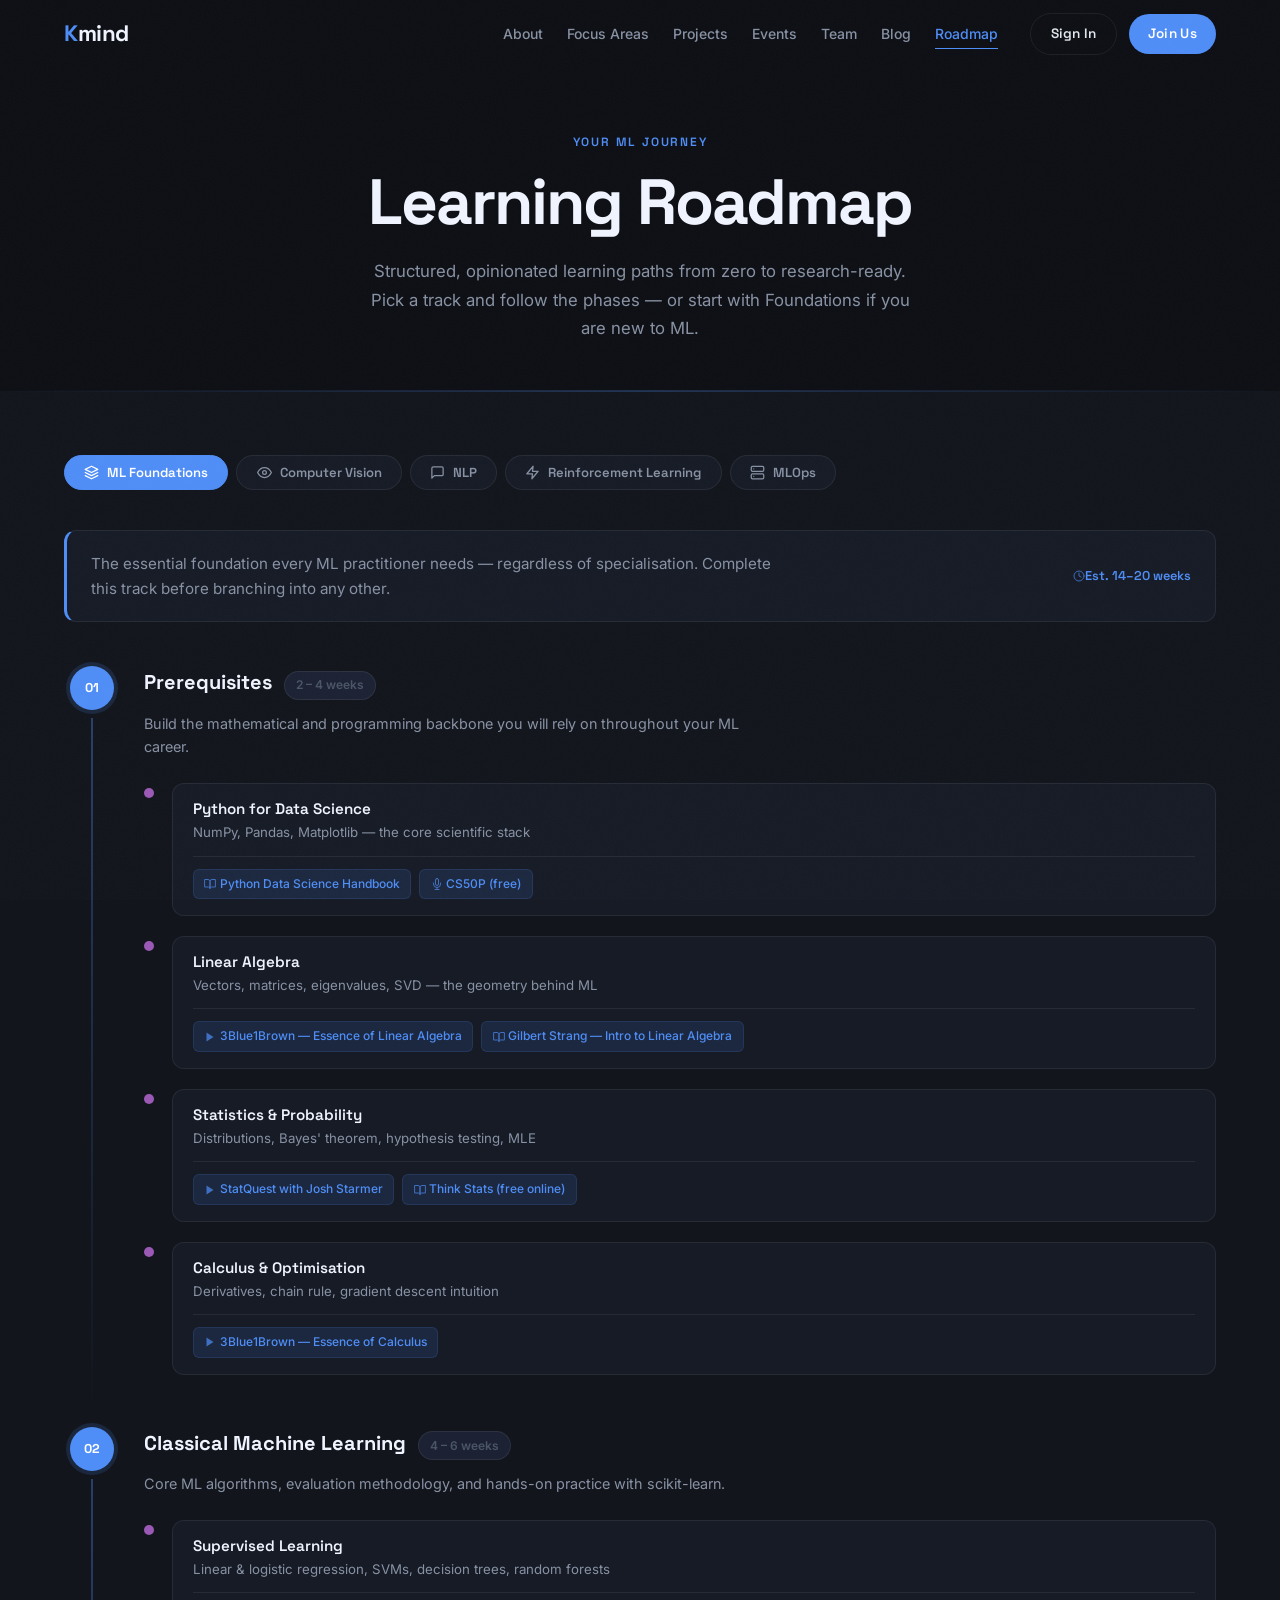
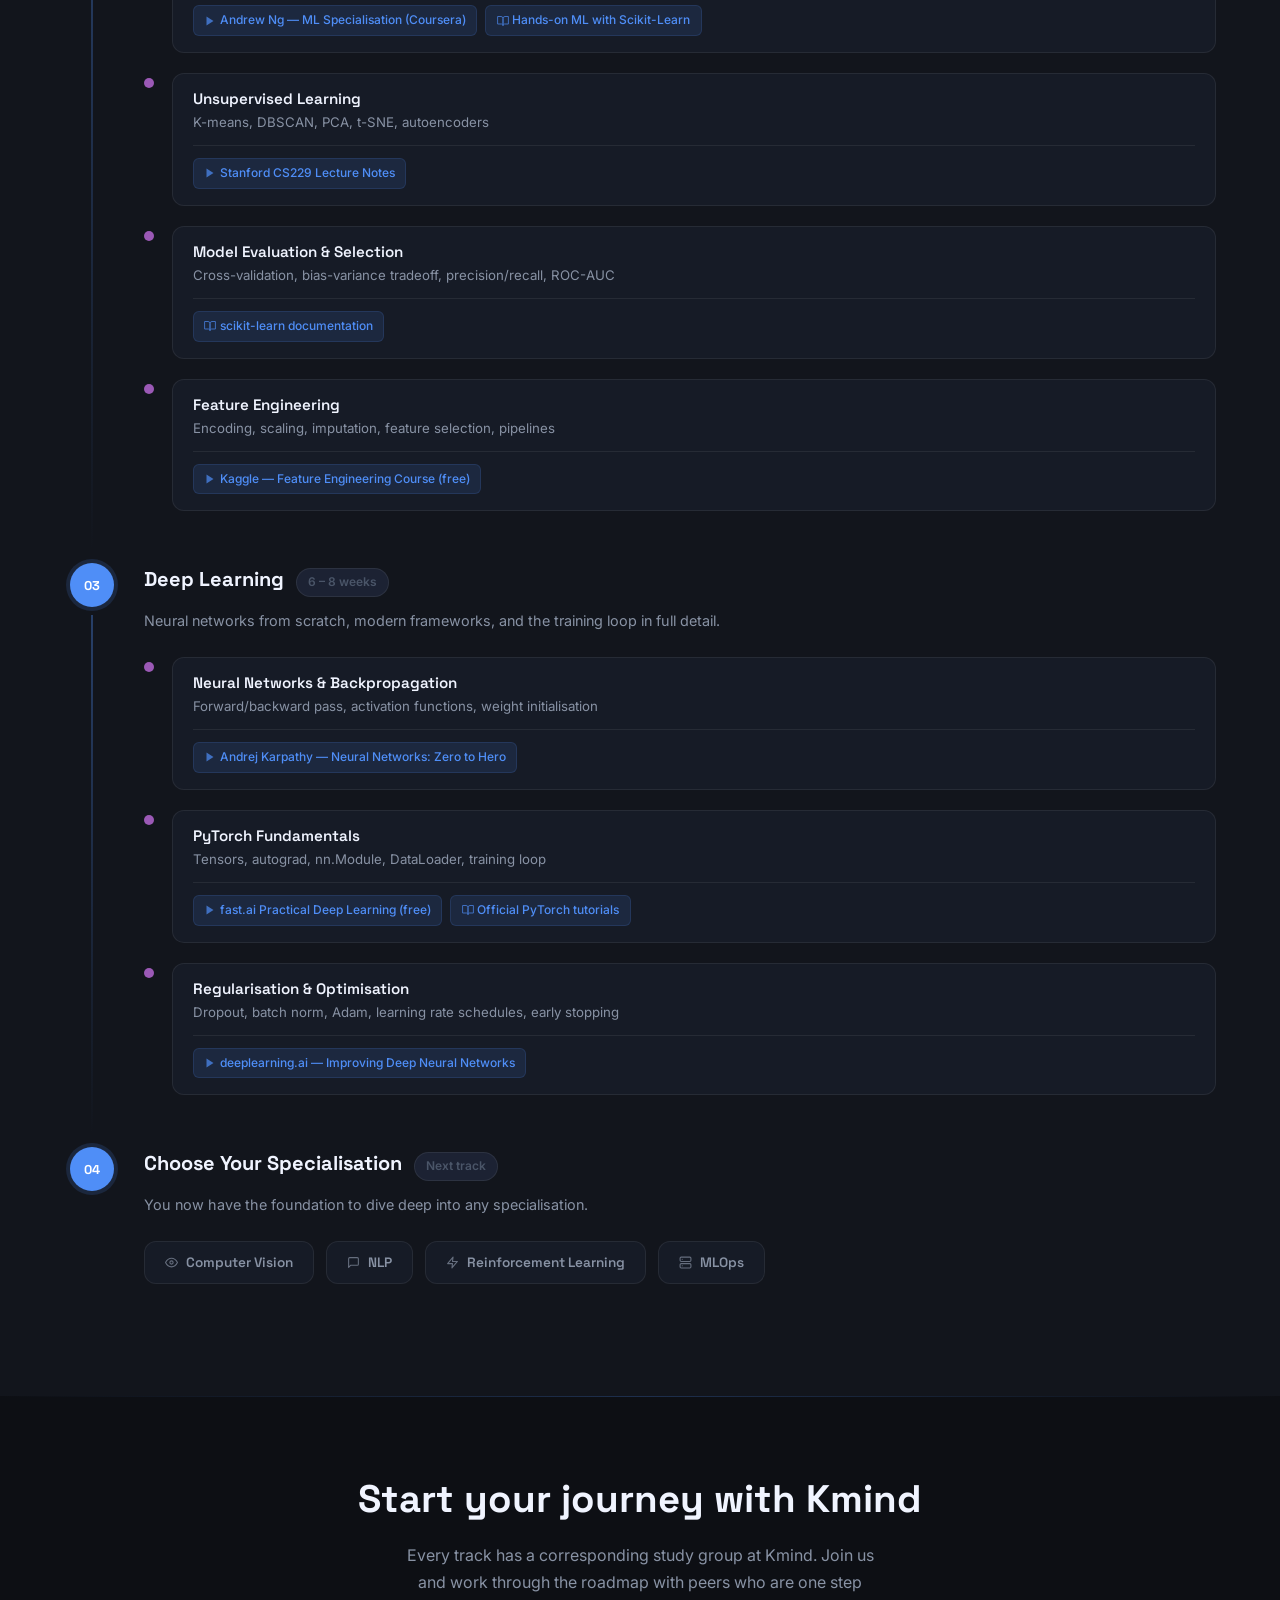
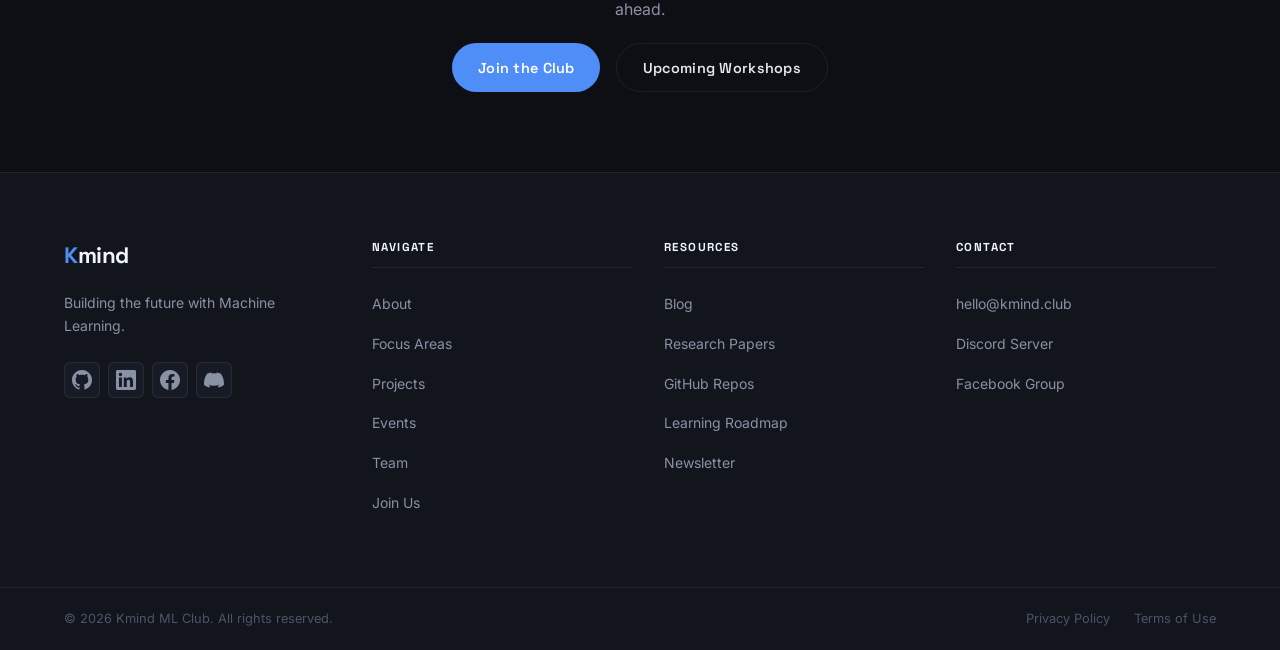
<file: roadmap.html>
<!DOCTYPE html>
<html lang="en">
  <head>
    <meta charset="UTF-8" />
    <meta name="viewport" content="width=device-width, initial-scale=1.0" />
    <title>Learning Roadmap — Kmind ML Club</title>
    <link rel="stylesheet" href="style.css" />
    <link rel="stylesheet" href="roadmap.css" />
  </head>
  <body>

    <!-- ===== NAVBAR ===== -->
    <header class="navbar" id="navbar">
      <div class="container navbar__inner">
        <a href="index.html#hero" class="navbar__logo">
          <span class="navbar__logo-k">K</span>mind
        </a>
        <nav class="navbar__links" id="navLinks">
          <a href="index.html#about">About</a>
          <a href="index.html#focus">Focus Areas</a>
          <a href="projects.html">Projects</a>
          <a href="index.html#events">Events</a>
          <a href="index.html#team">Team</a>
          <a href="blog.html">Blog</a>
          <a href="roadmap.html" class="navbar__link--active">Roadmap</a>
        </nav>
        <div class="navbar__actions"><a href="/login.php" class="btn btn--ghost navbar__cta">Sign In</a><a href="/signup.php" class="btn btn--primary navbar__cta">Join Us</a></div>
        <button class="navbar__hamburger" id="hamburger" aria-label="Toggle menu">
          <span></span><span></span><span></span>
        </button>
      </div>
    </header>

    <main>

      <!-- ===== PAGE HERO ===== -->
      <section class="page-hero">
        <div class="container page-hero__inner">
          <p class="section-eyebrow">Your ML journey</p>
          <h1 class="page-hero__title">Learning Roadmap</h1>
          <p class="page-hero__sub">
            Structured, opinionated learning paths from zero to research-ready.
            Pick a track and follow the phases — or start with Foundations if
            you are new to ML.
          </p>
        </div>
      </section>

      <!-- ===== TRACK TABS ===== -->
      <section class="roadmap-section">
        <div class="container">

          <div class="track-tabs" id="trackTabs" role="tablist">
            <button class="track-tab track-tab--active" data-track="foundations" role="tab" aria-selected="true">
              <svg class="track-tab__icon" width="15" height="15" viewBox="0 0 24 24" fill="none" stroke="currentColor" stroke-width="2" stroke-linecap="round" stroke-linejoin="round"><polygon points="12 2 2 7 12 12 22 7 12 2"/><polyline points="2 17 12 22 22 17"/><polyline points="2 12 12 17 22 12"/></svg>
              ML Foundations
            </button>
            <button class="track-tab" data-track="cv" role="tab" aria-selected="false">
              <svg class="track-tab__icon" width="15" height="15" viewBox="0 0 24 24" fill="none" stroke="currentColor" stroke-width="2" stroke-linecap="round" stroke-linejoin="round"><path d="M1 12s4-8 11-8 11 8 11 8-4 8-11 8-11-8-11-8z"/><circle cx="12" cy="12" r="3"/></svg>
              Computer Vision
            </button>
            <button class="track-tab" data-track="nlp" role="tab" aria-selected="false">
              <svg class="track-tab__icon" width="15" height="15" viewBox="0 0 24 24" fill="none" stroke="currentColor" stroke-width="2" stroke-linecap="round" stroke-linejoin="round"><path d="M21 15a2 2 0 0 1-2 2H7l-4 4V5a2 2 0 0 1 2-2h14a2 2 0 0 1 2 2z"/></svg>
              NLP
            </button>
            <button class="track-tab" data-track="rl" role="tab" aria-selected="false">
              <svg class="track-tab__icon" width="15" height="15" viewBox="0 0 24 24" fill="none" stroke="currentColor" stroke-width="2" stroke-linecap="round" stroke-linejoin="round"><polygon points="13 2 3 14 12 14 11 22 21 10 12 10 13 2"/></svg>
              Reinforcement Learning
            </button>
            <button class="track-tab" data-track="mlops" role="tab" aria-selected="false">
              <svg class="track-tab__icon" width="15" height="15" viewBox="0 0 24 24" fill="none" stroke="currentColor" stroke-width="2" stroke-linecap="round" stroke-linejoin="round"><rect x="2" y="2" width="20" height="8" rx="2" ry="2"/><rect x="2" y="14" width="20" height="8" rx="2" ry="2"/><line x1="6" y1="6" x2="6.01" y2="6"/><line x1="6" y1="18" x2="6.01" y2="18"/></svg>
              MLOps
            </button>
          </div>

          <!-- ══════════ TRACK: ML FOUNDATIONS ══════════ -->
          <div class="track-content track-content--active" data-track="foundations">

            <div class="track-intro">
              <p class="track-intro__text">
                The essential foundation every ML practitioner needs — regardless
                of specialisation. Complete this track before branching into any
                other.
              </p>
              <span class="track-intro__time"><svg class="icon-svg" width="12" height="12" viewBox="0 0 24 24" fill="none" stroke="currentColor" stroke-width="2" stroke-linecap="round" stroke-linejoin="round"><circle cx="12" cy="12" r="10"/><polyline points="12 6 12 12 16 14"/></svg>Est. 14–20 weeks</span>
            </div>

            <div class="roadmap-timeline">

              <div class="phase">
                <div class="phase__marker">
                  <span class="phase__num">01</span>
                  <div class="phase__line"></div>
                </div>
                <div class="phase__body">
                  <div class="phase__header">
                    <h2 class="phase__title">Prerequisites</h2>
                    <span class="phase__duration">2 – 4 weeks</span>
                  </div>
                  <p class="phase__desc">
                    Build the mathematical and programming backbone you will rely
                    on throughout your ML career.
                  </p>
                  <div class="phase__topics">
                    <div class="topic">
                      <span class="topic__dot"></span>
                      <div class="topic__content">
                        <h4 class="topic__name">Python for Data Science</h4>
                        <p class="topic__detail">NumPy, Pandas, Matplotlib — the core scientific stack</p>
                        <div class="topic__resources">
                          <a href="#" class="resource-link"><svg class="icon-svg" width="12" height="12" viewBox="0 0 24 24" fill="none" stroke="currentColor" stroke-width="2" stroke-linecap="round" stroke-linejoin="round"><path d="M2 3h6a4 4 0 0 1 4 4v14a3 3 0 0 0-3-3H2z"/><path d="M22 3h-6a4 4 0 0 0-4 4v14a3 3 0 0 1 3-3h7z"/></svg>Python Data Science Handbook</a>
                          <a href="#" class="resource-link"><svg class="icon-svg" width="12" height="12" viewBox="0 0 24 24" fill="none" stroke="currentColor" stroke-width="2" stroke-linecap="round" stroke-linejoin="round"><path d="M12 1a3 3 0 0 0-3 3v8a3 3 0 0 0 6 0V4a3 3 0 0 0-3-3z"/><path d="M19 10v2a7 7 0 0 1-14 0v-2"/><line x1="12" y1="19" x2="12" y2="23"/><line x1="8" y1="23" x2="16" y2="23"/></svg>CS50P (free)</a>
                        </div>
                      </div>
                    </div>
                    <div class="topic">
                      <span class="topic__dot"></span>
                      <div class="topic__content">
                        <h4 class="topic__name">Linear Algebra</h4>
                        <p class="topic__detail">Vectors, matrices, eigenvalues, SVD — the geometry behind ML</p>
                        <div class="topic__resources">
                          <a href="#" class="resource-link"><svg class="icon-svg" width="12" height="12" viewBox="0 0 24 24" fill="currentColor" stroke="none"><polygon points="5 3 19 12 5 21 5 3"/></svg>3Blue1Brown — Essence of Linear Algebra</a>
                          <a href="#" class="resource-link"><svg class="icon-svg" width="12" height="12" viewBox="0 0 24 24" fill="none" stroke="currentColor" stroke-width="2" stroke-linecap="round" stroke-linejoin="round"><path d="M2 3h6a4 4 0 0 1 4 4v14a3 3 0 0 0-3-3H2z"/><path d="M22 3h-6a4 4 0 0 0-4 4v14a3 3 0 0 1 3-3h7z"/></svg>Gilbert Strang — Intro to Linear Algebra</a>
                        </div>
                      </div>
                    </div>
                    <div class="topic">
                      <span class="topic__dot"></span>
                      <div class="topic__content">
                        <h4 class="topic__name">Statistics &amp; Probability</h4>
                        <p class="topic__detail">Distributions, Bayes' theorem, hypothesis testing, MLE</p>
                        <div class="topic__resources">
                          <a href="#" class="resource-link"><svg class="icon-svg" width="12" height="12" viewBox="0 0 24 24" fill="currentColor" stroke="none"><polygon points="5 3 19 12 5 21 5 3"/></svg>StatQuest with Josh Starmer</a>
                          <a href="#" class="resource-link"><svg class="icon-svg" width="12" height="12" viewBox="0 0 24 24" fill="none" stroke="currentColor" stroke-width="2" stroke-linecap="round" stroke-linejoin="round"><path d="M2 3h6a4 4 0 0 1 4 4v14a3 3 0 0 0-3-3H2z"/><path d="M22 3h-6a4 4 0 0 0-4 4v14a3 3 0 0 1 3-3h7z"/></svg>Think Stats (free online)</a>
                        </div>
                      </div>
                    </div>
                    <div class="topic">
                      <span class="topic__dot"></span>
                      <div class="topic__content">
                        <h4 class="topic__name">Calculus &amp; Optimisation</h4>
                        <p class="topic__detail">Derivatives, chain rule, gradient descent intuition</p>
                        <div class="topic__resources">
                          <a href="#" class="resource-link"><svg class="icon-svg" width="12" height="12" viewBox="0 0 24 24" fill="currentColor" stroke="none"><polygon points="5 3 19 12 5 21 5 3"/></svg>3Blue1Brown — Essence of Calculus</a>
                        </div>
                      </div>
                    </div>
                  </div>
                </div>
              </div>

              <div class="phase">
                <div class="phase__marker">
                  <span class="phase__num">02</span>
                  <div class="phase__line"></div>
                </div>
                <div class="phase__body">
                  <div class="phase__header">
                    <h2 class="phase__title">Classical Machine Learning</h2>
                    <span class="phase__duration">4 – 6 weeks</span>
                  </div>
                  <p class="phase__desc">
                    Core ML algorithms, evaluation methodology, and hands-on
                    practice with scikit-learn.
                  </p>
                  <div class="phase__topics">
                    <div class="topic">
                      <span class="topic__dot"></span>
                      <div class="topic__content">
                        <h4 class="topic__name">Supervised Learning</h4>
                        <p class="topic__detail">Linear &amp; logistic regression, SVMs, decision trees, random forests</p>
                        <div class="topic__resources">
                          <a href="#" class="resource-link"><svg class="icon-svg" width="12" height="12" viewBox="0 0 24 24" fill="currentColor" stroke="none"><polygon points="5 3 19 12 5 21 5 3"/></svg>Andrew Ng — ML Specialisation (Coursera)</a>
                          <a href="#" class="resource-link"><svg class="icon-svg" width="12" height="12" viewBox="0 0 24 24" fill="none" stroke="currentColor" stroke-width="2" stroke-linecap="round" stroke-linejoin="round"><path d="M2 3h6a4 4 0 0 1 4 4v14a3 3 0 0 0-3-3H2z"/><path d="M22 3h-6a4 4 0 0 0-4 4v14a3 3 0 0 1 3-3h7z"/></svg>Hands-on ML with Scikit-Learn</a>
                        </div>
                      </div>
                    </div>
                    <div class="topic">
                      <span class="topic__dot"></span>
                      <div class="topic__content">
                        <h4 class="topic__name">Unsupervised Learning</h4>
                        <p class="topic__detail">K-means, DBSCAN, PCA, t-SNE, autoencoders</p>
                        <div class="topic__resources">
                          <a href="#" class="resource-link"><svg class="icon-svg" width="12" height="12" viewBox="0 0 24 24" fill="currentColor" stroke="none"><polygon points="5 3 19 12 5 21 5 3"/></svg>Stanford CS229 Lecture Notes</a>
                        </div>
                      </div>
                    </div>
                    <div class="topic">
                      <span class="topic__dot"></span>
                      <div class="topic__content">
                        <h4 class="topic__name">Model Evaluation &amp; Selection</h4>
                        <p class="topic__detail">Cross-validation, bias-variance tradeoff, precision/recall, ROC-AUC</p>
                        <div class="topic__resources">
                          <a href="#" class="resource-link"><svg class="icon-svg" width="12" height="12" viewBox="0 0 24 24" fill="none" stroke="currentColor" stroke-width="2" stroke-linecap="round" stroke-linejoin="round"><path d="M2 3h6a4 4 0 0 1 4 4v14a3 3 0 0 0-3-3H2z"/><path d="M22 3h-6a4 4 0 0 0-4 4v14a3 3 0 0 1 3-3h7z"/></svg>scikit-learn documentation</a>
                        </div>
                      </div>
                    </div>
                    <div class="topic">
                      <span class="topic__dot"></span>
                      <div class="topic__content">
                        <h4 class="topic__name">Feature Engineering</h4>
                        <p class="topic__detail">Encoding, scaling, imputation, feature selection, pipelines</p>
                        <div class="topic__resources">
                          <a href="#" class="resource-link"><svg class="icon-svg" width="12" height="12" viewBox="0 0 24 24" fill="currentColor" stroke="none"><polygon points="5 3 19 12 5 21 5 3"/></svg>Kaggle — Feature Engineering Course (free)</a>
                        </div>
                      </div>
                    </div>
                  </div>
                </div>
              </div>

              <div class="phase">
                <div class="phase__marker">
                  <span class="phase__num">03</span>
                  <div class="phase__line"></div>
                </div>
                <div class="phase__body">
                  <div class="phase__header">
                    <h2 class="phase__title">Deep Learning</h2>
                    <span class="phase__duration">6 – 8 weeks</span>
                  </div>
                  <p class="phase__desc">
                    Neural networks from scratch, modern frameworks, and the
                    training loop in full detail.
                  </p>
                  <div class="phase__topics">
                    <div class="topic">
                      <span class="topic__dot"></span>
                      <div class="topic__content">
                        <h4 class="topic__name">Neural Networks &amp; Backpropagation</h4>
                        <p class="topic__detail">Forward/backward pass, activation functions, weight initialisation</p>
                        <div class="topic__resources">
                          <a href="#" class="resource-link"><svg class="icon-svg" width="12" height="12" viewBox="0 0 24 24" fill="currentColor" stroke="none"><polygon points="5 3 19 12 5 21 5 3"/></svg>Andrej Karpathy — Neural Networks: Zero to Hero</a>
                        </div>
                      </div>
                    </div>
                    <div class="topic">
                      <span class="topic__dot"></span>
                      <div class="topic__content">
                        <h4 class="topic__name">PyTorch Fundamentals</h4>
                        <p class="topic__detail">Tensors, autograd, nn.Module, DataLoader, training loop</p>
                        <div class="topic__resources">
                          <a href="#" class="resource-link"><svg class="icon-svg" width="12" height="12" viewBox="0 0 24 24" fill="currentColor" stroke="none"><polygon points="5 3 19 12 5 21 5 3"/></svg>fast.ai Practical Deep Learning (free)</a>
                          <a href="#" class="resource-link"><svg class="icon-svg" width="12" height="12" viewBox="0 0 24 24" fill="none" stroke="currentColor" stroke-width="2" stroke-linecap="round" stroke-linejoin="round"><path d="M2 3h6a4 4 0 0 1 4 4v14a3 3 0 0 0-3-3H2z"/><path d="M22 3h-6a4 4 0 0 0-4 4v14a3 3 0 0 1 3-3h7z"/></svg>Official PyTorch tutorials</a>
                        </div>
                      </div>
                    </div>
                    <div class="topic">
                      <span class="topic__dot"></span>
                      <div class="topic__content">
                        <h4 class="topic__name">Regularisation &amp; Optimisation</h4>
                        <p class="topic__detail">Dropout, batch norm, Adam, learning rate schedules, early stopping</p>
                        <div class="topic__resources">
                          <a href="#" class="resource-link"><svg class="icon-svg" width="12" height="12" viewBox="0 0 24 24" fill="currentColor" stroke="none"><polygon points="5 3 19 12 5 21 5 3"/></svg>deeplearning.ai — Improving Deep Neural Networks</a>
                        </div>
                      </div>
                    </div>
                  </div>
                </div>
              </div>

              <div class="phase">
                <div class="phase__marker">
                  <span class="phase__num">04</span>
                </div>
                <div class="phase__body">
                  <div class="phase__header">
                    <h2 class="phase__title">Choose Your Specialisation</h2>
                    <span class="phase__duration">Next track</span>
                  </div>
                  <p class="phase__desc">
                    You now have the foundation to dive deep into any specialisation.
                  </p>
                  <div class="specialisation-cards">
                    <button class="spec-card" data-goto="cv">
                      <svg class="icon-svg" width="13" height="13" viewBox="0 0 24 24" fill="none" stroke="currentColor" stroke-width="2" stroke-linecap="round" stroke-linejoin="round"><path d="M1 12s4-8 11-8 11 8 11 8-4 8-11 8-11-8-11-8z"/><circle cx="12" cy="12" r="3"/></svg> Computer Vision
                    </button>
                    <button class="spec-card" data-goto="nlp">
                      <svg class="icon-svg" width="13" height="13" viewBox="0 0 24 24" fill="none" stroke="currentColor" stroke-width="2" stroke-linecap="round" stroke-linejoin="round"><path d="M21 15a2 2 0 0 1-2 2H7l-4 4V5a2 2 0 0 1 2-2h14a2 2 0 0 1 2 2z"/></svg> NLP
                    </button>
                    <button class="spec-card" data-goto="rl">
                      <svg class="icon-svg" width="13" height="13" viewBox="0 0 24 24" fill="none" stroke="currentColor" stroke-width="2" stroke-linecap="round" stroke-linejoin="round"><polygon points="13 2 3 14 12 14 11 22 21 10 12 10 13 2"/></svg> Reinforcement Learning
                    </button>
                    <button class="spec-card" data-goto="mlops">
                      <svg class="icon-svg" width="13" height="13" viewBox="0 0 24 24" fill="none" stroke="currentColor" stroke-width="2" stroke-linecap="round" stroke-linejoin="round"><rect x="2" y="2" width="20" height="8" rx="2" ry="2"/><rect x="2" y="14" width="20" height="8" rx="2" ry="2"/><line x1="6" y1="6" x2="6.01" y2="6"/><line x1="6" y1="18" x2="6.01" y2="18"/></svg> MLOps
                    </button>
                  </div>
                </div>
              </div>

            </div>
          </div>

          <!-- ══════════ TRACK: COMPUTER VISION ══════════ -->
          <div class="track-content" data-track="cv">

            <div class="track-intro">
              <p class="track-intro__text">
                From pixel operations to state-of-the-art detection and generation
                models. Assumes ML Foundations is complete.
              </p>
              <span class="track-intro__time"><svg class="icon-svg" width="12" height="12" viewBox="0 0 24 24" fill="none" stroke="currentColor" stroke-width="2" stroke-linecap="round" stroke-linejoin="round"><circle cx="12" cy="12" r="10"/><polyline points="12 6 12 12 16 14"/></svg>Est. 16–22 weeks</span>
            </div>

            <div class="roadmap-timeline">

              <div class="phase">
                <div class="phase__marker">
                  <span class="phase__num">01</span>
                  <div class="phase__line"></div>
                </div>
                <div class="phase__body">
                  <div class="phase__header">
                    <h2 class="phase__title">Image Basics &amp; CNNs</h2>
                    <span class="phase__duration">3 – 4 weeks</span>
                  </div>
                  <p class="phase__desc">Image representations, classical operations, and the core convolutional building block.</p>
                  <div class="phase__topics">
                    <div class="topic">
                      <span class="topic__dot"></span>
                      <div class="topic__content">
                        <h4 class="topic__name">Image Processing with OpenCV</h4>
                        <p class="topic__detail">Colour spaces, morphological ops, edge detection (Sobel, Canny), histograms</p>
                        <div class="topic__resources">
                          <a href="#" class="resource-link"><svg class="icon-svg" width="12" height="12" viewBox="0 0 24 24" fill="none" stroke="currentColor" stroke-width="2" stroke-linecap="round" stroke-linejoin="round"><path d="M2 3h6a4 4 0 0 1 4 4v14a3 3 0 0 0-3-3H2z"/><path d="M22 3h-6a4 4 0 0 0-4 4v14a3 3 0 0 1 3-3h7z"/></svg>OpenCV Python Tutorials (official)</a>
                        </div>
                      </div>
                    </div>
                    <div class="topic">
                      <span class="topic__dot"></span>
                      <div class="topic__content">
                        <h4 class="topic__name">Convolutional Neural Networks</h4>
                        <p class="topic__detail">Conv layers, pooling, receptive field, LeNet → AlexNet intuition</p>
                        <div class="topic__resources">
                          <a href="#" class="resource-link"><svg class="icon-svg" width="12" height="12" viewBox="0 0 24 24" fill="currentColor" stroke="none"><polygon points="5 3 19 12 5 21 5 3"/></svg>Stanford CS231n — CNNs for Visual Recognition</a>
                        </div>
                      </div>
                    </div>
                    <div class="topic">
                      <span class="topic__dot"></span>
                      <div class="topic__content">
                        <h4 class="topic__name">Transfer Learning</h4>
                        <p class="topic__detail">Fine-tuning pretrained models (ResNet, EfficientNet) on custom datasets</p>
                        <div class="topic__resources">
                          <a href="#" class="resource-link"><svg class="icon-svg" width="12" height="12" viewBox="0 0 24 24" fill="currentColor" stroke="none"><polygon points="5 3 19 12 5 21 5 3"/></svg>fast.ai Lesson 1–3</a>
                          <a href="#" class="resource-link"><svg class="icon-svg" width="12" height="12" viewBox="0 0 24 24" fill="none" stroke="currentColor" stroke-width="2" stroke-linecap="round" stroke-linejoin="round"><path d="M2 3h6a4 4 0 0 1 4 4v14a3 3 0 0 0-3-3H2z"/><path d="M22 3h-6a4 4 0 0 0-4 4v14a3 3 0 0 1 3-3h7z"/></svg>Torchvision pretrained models</a>
                        </div>
                      </div>
                    </div>
                  </div>
                </div>
              </div>

              <div class="phase">
                <div class="phase__marker">
                  <span class="phase__num">02</span>
                  <div class="phase__line"></div>
                </div>
                <div class="phase__body">
                  <div class="phase__header">
                    <h2 class="phase__title">Object Detection &amp; Segmentation</h2>
                    <span class="phase__duration">5 – 7 weeks</span>
                  </div>
                  <p class="phase__desc">Locate and classify multiple objects; pixel-level understanding of images.</p>
                  <div class="phase__topics">
                    <div class="topic">
                      <span class="topic__dot"></span>
                      <div class="topic__content">
                        <h4 class="topic__name">Anchor-Based Detection</h4>
                        <p class="topic__detail">Faster R-CNN, anchor boxes, IoU, non-max suppression, RPN</p>
                        <div class="topic__resources">
                          <a href="#" class="resource-link"><svg class="icon-svg" width="12" height="12" viewBox="0 0 24 24" fill="none" stroke="currentColor" stroke-width="2" stroke-linecap="round" stroke-linejoin="round"><path d="M14 2H6a2 2 0 0 0-2 2v16a2 2 0 0 0 2 2h12a2 2 0 0 0 2-2V8z"/><polyline points="14 2 14 8 20 8"/></svg>Paper: "Faster R-CNN" (Ren et al. 2015)</a>
                        </div>
                      </div>
                    </div>
                    <div class="topic">
                      <span class="topic__dot"></span>
                      <div class="topic__content">
                        <h4 class="topic__name">YOLO Family</h4>
                        <p class="topic__detail">YOLOv5 → YOLOv8, anchor-free detection, custom training pipeline</p>
                        <div class="topic__resources">
                          <a href="#" class="resource-link"><svg class="icon-svg" width="12" height="12" viewBox="0 0 24 24" fill="currentColor" stroke="none"><polygon points="5 3 19 12 5 21 5 3"/></svg>Ultralytics YOLOv8 Docs</a>
                        </div>
                      </div>
                    </div>
                    <div class="topic">
                      <span class="topic__dot"></span>
                      <div class="topic__content">
                        <h4 class="topic__name">Semantic &amp; Instance Segmentation</h4>
                        <p class="topic__detail">U-Net, Mask R-CNN, SAM (Segment Anything Model)</p>
                        <div class="topic__resources">
                          <a href="#" class="resource-link"><svg class="icon-svg" width="12" height="12" viewBox="0 0 24 24" fill="none" stroke="currentColor" stroke-width="2" stroke-linecap="round" stroke-linejoin="round"><path d="M14 2H6a2 2 0 0 0-2 2v16a2 2 0 0 0 2 2h12a2 2 0 0 0 2-2V8z"/><polyline points="14 2 14 8 20 8"/></svg>Paper: "U-Net" (Ronneberger et al. 2015)</a>
                          <a href="#" class="resource-link"><svg class="icon-svg" width="12" height="12" viewBox="0 0 24 24" fill="currentColor" stroke="none"><polygon points="5 3 19 12 5 21 5 3"/></svg>Meta AI SAM tutorial</a>
                        </div>
                      </div>
                    </div>
                  </div>
                </div>
              </div>

              <div class="phase">
                <div class="phase__marker">
                  <span class="phase__num">03</span>
                  <div class="phase__line"></div>
                </div>
                <div class="phase__body">
                  <div class="phase__header">
                    <h2 class="phase__title">Vision Transformers &amp; Generative Models</h2>
                    <span class="phase__duration">5 – 7 weeks</span>
                  </div>
                  <p class="phase__desc">Modern architectures that push the state of the art in recognition and generation.</p>
                  <div class="phase__topics">
                    <div class="topic">
                      <span class="topic__dot"></span>
                      <div class="topic__content">
                        <h4 class="topic__name">Vision Transformers (ViT)</h4>
                        <p class="topic__detail">Patch embeddings, self-attention for images, DINO, DINOv2</p>
                        <div class="topic__resources">
                          <a href="#" class="resource-link"><svg class="icon-svg" width="12" height="12" viewBox="0 0 24 24" fill="none" stroke="currentColor" stroke-width="2" stroke-linecap="round" stroke-linejoin="round"><path d="M14 2H6a2 2 0 0 0-2 2v16a2 2 0 0 0 2 2h12a2 2 0 0 0 2-2V8z"/><polyline points="14 2 14 8 20 8"/></svg>Paper: "An Image is Worth 16×16 Words" (Dosovitskiy et al.)</a>
                        </div>
                      </div>
                    </div>
                    <div class="topic">
                      <span class="topic__dot"></span>
                      <div class="topic__content">
                        <h4 class="topic__name">Diffusion Models</h4>
                        <p class="topic__detail">DDPM, score matching, latent diffusion, fine-tuning with LoRA / DreamBooth</p>
                        <div class="topic__resources">
                          <a href="#" class="resource-link"><svg class="icon-svg" width="12" height="12" viewBox="0 0 24 24" fill="currentColor" stroke="none"><polygon points="5 3 19 12 5 21 5 3"/></svg>HuggingFace Diffusers course (free)</a>
                          <a href="#" class="resource-link"><svg class="icon-svg" width="12" height="12" viewBox="0 0 24 24" fill="none" stroke="currentColor" stroke-width="2" stroke-linecap="round" stroke-linejoin="round"><path d="M14 2H6a2 2 0 0 0-2 2v16a2 2 0 0 0 2 2h12a2 2 0 0 0 2-2V8z"/><polyline points="14 2 14 8 20 8"/></svg>Paper: "DDPM" (Ho et al. 2020)</a>
                        </div>
                      </div>
                    </div>
                    <div class="topic">
                      <span class="topic__dot"></span>
                      <div class="topic__content">
                        <h4 class="topic__name">Multimodal Models</h4>
                        <p class="topic__detail">CLIP, BLIP-2, image-text contrastive learning, visual question answering</p>
                        <div class="topic__resources">
                          <a href="#" class="resource-link"><svg class="icon-svg" width="12" height="12" viewBox="0 0 24 24" fill="none" stroke="currentColor" stroke-width="2" stroke-linecap="round" stroke-linejoin="round"><path d="M14 2H6a2 2 0 0 0-2 2v16a2 2 0 0 0 2 2h12a2 2 0 0 0 2-2V8z"/><polyline points="14 2 14 8 20 8"/></svg>Paper: "CLIP" (Radford et al. 2021)</a>
                        </div>
                      </div>
                    </div>
                  </div>
                </div>
              </div>

              <div class="phase">
                <div class="phase__marker">
                  <span class="phase__num">04</span>
                </div>
                <div class="phase__body">
                  <div class="phase__header">
                    <h2 class="phase__title">Production &amp; Research</h2>
                    <span class="phase__duration">Ongoing</span>
                  </div>
                  <p class="phase__desc">Deploy models to real systems, contribute to open-source, or pursue original research.</p>
                  <div class="phase__topics">
                    <div class="topic">
                      <span class="topic__dot"></span>
                      <div class="topic__content">
                        <h4 class="topic__name">Edge Deployment</h4>
                        <p class="topic__detail">ONNX export, TensorRT, OpenVINO, model quantisation &amp; pruning</p>
                      </div>
                    </div>
                    <div class="topic">
                      <span class="topic__dot"></span>
                      <div class="topic__content">
                        <h4 class="topic__name">Read &amp; Reproduce Papers</h4>
                        <p class="topic__detail">Pick papers from CVPR / ICCV / ECCV and implement them from scratch</p>
                      </div>
                    </div>
                  </div>
                </div>
              </div>

            </div>
          </div>

          <!-- ══════════ TRACK: NLP ══════════ -->
          <div class="track-content" data-track="nlp">

            <div class="track-intro">
              <p class="track-intro__text">
                Text processing, sequence modelling, and modern LLMs — from bag
                of words to fine-tuning billion-parameter models. Assumes ML
                Foundations is complete.
              </p>
              <span class="track-intro__time"><svg class="icon-svg" width="12" height="12" viewBox="0 0 24 24" fill="none" stroke="currentColor" stroke-width="2" stroke-linecap="round" stroke-linejoin="round"><circle cx="12" cy="12" r="10"/><polyline points="12 6 12 12 16 14"/></svg>Est. 16–24 weeks</span>
            </div>

            <div class="roadmap-timeline">

              <div class="phase">
                <div class="phase__marker">
                  <span class="phase__num">01</span>
                  <div class="phase__line"></div>
                </div>
                <div class="phase__body">
                  <div class="phase__header">
                    <h2 class="phase__title">Text Processing &amp; Classical NLP</h2>
                    <span class="phase__duration">3 – 4 weeks</span>
                  </div>
                  <p class="phase__desc">The building blocks that underpin every modern NLP system.</p>
                  <div class="phase__topics">
                    <div class="topic">
                      <span class="topic__dot"></span>
                      <div class="topic__content">
                        <h4 class="topic__name">Text Preprocessing</h4>
                        <p class="topic__detail">Tokenisation, stemming, lemmatisation, stopwords, regex, spaCy</p>
                        <div class="topic__resources">
                          <a href="#" class="resource-link"><svg class="icon-svg" width="12" height="12" viewBox="0 0 24 24" fill="none" stroke="currentColor" stroke-width="2" stroke-linecap="round" stroke-linejoin="round"><path d="M2 3h6a4 4 0 0 1 4 4v14a3 3 0 0 0-3-3H2z"/><path d="M22 3h-6a4 4 0 0 0-4 4v14a3 3 0 0 1 3-3h7z"/></svg>spaCy 101 (official docs)</a>
                        </div>
                      </div>
                    </div>
                    <div class="topic">
                      <span class="topic__dot"></span>
                      <div class="topic__content">
                        <h4 class="topic__name">Bag-of-Words &amp; TF-IDF</h4>
                        <p class="topic__detail">CountVectorizer, TF-IDF, Naive Bayes classifier, text similarity</p>
                        <div class="topic__resources">
                          <a href="#" class="resource-link"><svg class="icon-svg" width="12" height="12" viewBox="0 0 24 24" fill="currentColor" stroke="none"><polygon points="5 3 19 12 5 21 5 3"/></svg>Natural Language Processing with Python (NLTK Book)</a>
                        </div>
                      </div>
                    </div>
                    <div class="topic">
                      <span class="topic__dot"></span>
                      <div class="topic__content">
                        <h4 class="topic__name">Word Embeddings</h4>
                        <p class="topic__detail">Word2Vec, GloVe, FastText — dense representations of meaning</p>
                        <div class="topic__resources">
                          <a href="#" class="resource-link"><svg class="icon-svg" width="12" height="12" viewBox="0 0 24 24" fill="currentColor" stroke="none"><polygon points="5 3 19 12 5 21 5 3"/></svg>Stanford CS224N — Word Vectors lecture</a>
                        </div>
                      </div>
                    </div>
                  </div>
                </div>
              </div>

              <div class="phase">
                <div class="phase__marker">
                  <span class="phase__num">02</span>
                  <div class="phase__line"></div>
                </div>
                <div class="phase__body">
                  <div class="phase__header">
                    <h2 class="phase__title">Sequence Models &amp; Attention</h2>
                    <span class="phase__duration">4 – 6 weeks</span>
                  </div>
                  <p class="phase__desc">Modelling order and context in language — the path to Transformers.</p>
                  <div class="phase__topics">
                    <div class="topic">
                      <span class="topic__dot"></span>
                      <div class="topic__content">
                        <h4 class="topic__name">RNNs &amp; LSTMs</h4>
                        <p class="topic__detail">Vanishing gradients, gated units, sequence-to-sequence, teacher forcing</p>
                        <div class="topic__resources">
                          <a href="#" class="resource-link"><svg class="icon-svg" width="12" height="12" viewBox="0 0 24 24" fill="currentColor" stroke="none"><polygon points="5 3 19 12 5 21 5 3"/></svg>Andrej Karpathy — char-RNN blog post</a>
                        </div>
                      </div>
                    </div>
                    <div class="topic">
                      <span class="topic__dot"></span>
                      <div class="topic__content">
                        <h4 class="topic__name">Attention Mechanism</h4>
                        <p class="topic__detail">Bahdanau attention, scaled dot-product attention, multi-head attention</p>
                        <div class="topic__resources">
                          <a href="#" class="resource-link"><svg class="icon-svg" width="12" height="12" viewBox="0 0 24 24" fill="none" stroke="currentColor" stroke-width="2" stroke-linecap="round" stroke-linejoin="round"><path d="M14 2H6a2 2 0 0 0-2 2v16a2 2 0 0 0 2 2h12a2 2 0 0 0 2-2V8z"/><polyline points="14 2 14 8 20 8"/></svg>Paper: "Attention Is All You Need" (Vaswani et al. 2017)</a>
                          <a href="#" class="resource-link"><svg class="icon-svg" width="12" height="12" viewBox="0 0 24 24" fill="currentColor" stroke="none"><polygon points="5 3 19 12 5 21 5 3"/></svg>The Illustrated Transformer — Jay Alammar</a>
                        </div>
                      </div>
                    </div>
                  </div>
                </div>
              </div>

              <div class="phase">
                <div class="phase__marker">
                  <span class="phase__num">03</span>
                  <div class="phase__line"></div>
                </div>
                <div class="phase__body">
                  <div class="phase__header">
                    <h2 class="phase__title">Transformers &amp; Pretrained LLMs</h2>
                    <span class="phase__duration">5 – 7 weeks</span>
                  </div>
                  <p class="phase__desc">The modern backbone of almost every NLP system.</p>
                  <div class="phase__topics">
                    <div class="topic">
                      <span class="topic__dot"></span>
                      <div class="topic__content">
                        <h4 class="topic__name">BERT &amp; Encoder Models</h4>
                        <p class="topic__detail">Masked language modelling, NSP, fine-tuning for classification &amp; NER</p>
                        <div class="topic__resources">
                          <a href="#" class="resource-link"><svg class="icon-svg" width="12" height="12" viewBox="0 0 24 24" fill="currentColor" stroke="none"><polygon points="5 3 19 12 5 21 5 3"/></svg>HuggingFace NLP Course Ch. 1–4 (free)</a>
                        </div>
                      </div>
                    </div>
                    <div class="topic">
                      <span class="topic__dot"></span>
                      <div class="topic__content">
                        <h4 class="topic__name">GPT &amp; Decoder Models</h4>
                        <p class="topic__detail">Causal LM, autoregressive generation, temperature, sampling strategies</p>
                        <div class="topic__resources">
                          <a href="#" class="resource-link"><svg class="icon-svg" width="12" height="12" viewBox="0 0 24 24" fill="currentColor" stroke="none"><polygon points="5 3 19 12 5 21 5 3"/></svg>Andrej Karpathy — Let's build GPT from scratch</a>
                        </div>
                      </div>
                    </div>
                    <div class="topic">
                      <span class="topic__dot"></span>
                      <div class="topic__content">
                        <h4 class="topic__name">Fine-Tuning &amp; PEFT</h4>
                        <p class="topic__detail">Full fine-tuning, LoRA, QLoRA, instruction tuning with Alpaca / Dolly datasets</p>
                        <div class="topic__resources">
                          <a href="#" class="resource-link"><svg class="icon-svg" width="12" height="12" viewBox="0 0 24 24" fill="none" stroke="currentColor" stroke-width="2" stroke-linecap="round" stroke-linejoin="round"><path d="M2 3h6a4 4 0 0 1 4 4v14a3 3 0 0 0-3-3H2z"/><path d="M22 3h-6a4 4 0 0 0-4 4v14a3 3 0 0 1 3-3h7z"/></svg>HuggingFace PEFT library docs</a>
                        </div>
                      </div>
                    </div>
                  </div>
                </div>
              </div>

              <div class="phase">
                <div class="phase__marker">
                  <span class="phase__num">04</span>
                </div>
                <div class="phase__body">
                  <div class="phase__header">
                    <h2 class="phase__title">Advanced LLM Applications</h2>
                    <span class="phase__duration">Ongoing</span>
                  </div>
                  <p class="phase__desc">Production patterns for LLM-powered systems.</p>
                  <div class="phase__topics">
                    <div class="topic">
                      <span class="topic__dot"></span>
                      <div class="topic__content">
                        <h4 class="topic__name">RAG Pipelines</h4>
                        <p class="topic__detail">Embedding models, vector stores (FAISS, Chroma), re-ranking, evaluation</p>
                      </div>
                    </div>
                    <div class="topic">
                      <span class="topic__dot"></span>
                      <div class="topic__content">
                        <h4 class="topic__name">RLHF &amp; Alignment</h4>
                        <p class="topic__detail">Reward modelling, PPO on LLMs, DPO, constitutional AI</p>
                      </div>
                    </div>
                    <div class="topic">
                      <span class="topic__dot"></span>
                      <div class="topic__content">
                        <h4 class="topic__name">Evaluation &amp; Benchmarking</h4>
                        <p class="topic__detail">BLEU, ROUGE, BERTScore, LLM-as-judge, LM-Eval-Harness</p>
                      </div>
                    </div>
                  </div>
                </div>
              </div>

            </div>
          </div>

          <!-- ══════════ TRACK: REINFORCEMENT LEARNING ══════════ -->
          <div class="track-content" data-track="rl">

            <div class="track-intro">
              <p class="track-intro__text">
                Agents that learn by doing — from tabular methods to deep RL
                systems that master games and control robots. Assumes ML
                Foundations is complete.
              </p>
              <span class="track-intro__time"><svg class="icon-svg" width="12" height="12" viewBox="0 0 24 24" fill="none" stroke="currentColor" stroke-width="2" stroke-linecap="round" stroke-linejoin="round"><circle cx="12" cy="12" r="10"/><polyline points="12 6 12 12 16 14"/></svg>Est. 18–24 weeks</span>
            </div>

            <div class="roadmap-timeline">

              <div class="phase">
                <div class="phase__marker">
                  <span class="phase__num">01</span>
                  <div class="phase__line"></div>
                </div>
                <div class="phase__body">
                  <div class="phase__header">
                    <h2 class="phase__title">RL Fundamentals</h2>
                    <span class="phase__duration">4 – 6 weeks</span>
                  </div>
                  <p class="phase__desc">The mathematical framework every RL algorithm is built on.</p>
                  <div class="phase__topics">
                    <div class="topic">
                      <span class="topic__dot"></span>
                      <div class="topic__content">
                        <h4 class="topic__name">MDPs &amp; Bellman Equations</h4>
                        <p class="topic__detail">States, actions, rewards, policies, value functions, discount factor γ</p>
                        <div class="topic__resources">
                          <a href="#" class="resource-link"><svg class="icon-svg" width="12" height="12" viewBox="0 0 24 24" fill="none" stroke="currentColor" stroke-width="2" stroke-linecap="round" stroke-linejoin="round"><path d="M2 3h6a4 4 0 0 1 4 4v14a3 3 0 0 0-3-3H2z"/><path d="M22 3h-6a4 4 0 0 0-4 4v14a3 3 0 0 1 3-3h7z"/></svg>Sutton &amp; Barto — RL: An Introduction (free PDF)</a>
                        </div>
                      </div>
                    </div>
                    <div class="topic">
                      <span class="topic__dot"></span>
                      <div class="topic__content">
                        <h4 class="topic__name">Tabular Methods</h4>
                        <p class="topic__detail">Monte Carlo, TD-learning, Q-learning, SARSA, ε-greedy exploration</p>
                        <div class="topic__resources">
                          <a href="#" class="resource-link"><svg class="icon-svg" width="12" height="12" viewBox="0 0 24 24" fill="currentColor" stroke="none"><polygon points="5 3 19 12 5 21 5 3"/></svg>David Silver — UCL RL Lectures (YouTube)</a>
                        </div>
                      </div>
                    </div>
                    <div class="topic">
                      <span class="topic__dot"></span>
                      <div class="topic__content">
                        <h4 class="topic__name">OpenAI Gymnasium</h4>
                        <p class="topic__detail">Environment API, CartPole / MountainCar, observation &amp; action spaces</p>
                        <div class="topic__resources">
                          <a href="#" class="resource-link"><svg class="icon-svg" width="12" height="12" viewBox="0 0 24 24" fill="none" stroke="currentColor" stroke-width="2" stroke-linecap="round" stroke-linejoin="round"><path d="M2 3h6a4 4 0 0 1 4 4v14a3 3 0 0 0-3-3H2z"/><path d="M22 3h-6a4 4 0 0 0-4 4v14a3 3 0 0 1 3-3h7z"/></svg>Gymnasium documentation</a>
                        </div>
                      </div>
                    </div>
                  </div>
                </div>
              </div>

              <div class="phase">
                <div class="phase__marker">
                  <span class="phase__num">02</span>
                  <div class="phase__line"></div>
                </div>
                <div class="phase__body">
                  <div class="phase__header">
                    <h2 class="phase__title">Deep Reinforcement Learning</h2>
                    <span class="phase__duration">6 – 8 weeks</span>
                  </div>
                  <p class="phase__desc">Combine deep neural networks with RL to tackle high-dimensional environments.</p>
                  <div class="phase__topics">
                    <div class="topic">
                      <span class="topic__dot"></span>
                      <div class="topic__content">
                        <h4 class="topic__name">Deep Q-Networks (DQN)</h4>
                        <p class="topic__detail">Experience replay, target network, Double DQN, Dueling DQN, PER</p>
                        <div class="topic__resources">
                          <a href="#" class="resource-link"><svg class="icon-svg" width="12" height="12" viewBox="0 0 24 24" fill="none" stroke="currentColor" stroke-width="2" stroke-linecap="round" stroke-linejoin="round"><path d="M14 2H6a2 2 0 0 0-2 2v16a2 2 0 0 0 2 2h12a2 2 0 0 0 2-2V8z"/><polyline points="14 2 14 8 20 8"/></svg>Paper: "Human-level control through DRL" (Mnih et al. 2015)</a>
                        </div>
                      </div>
                    </div>
                    <div class="topic">
                      <span class="topic__dot"></span>
                      <div class="topic__content">
                        <h4 class="topic__name">Policy Gradient Methods</h4>
                        <p class="topic__detail">REINFORCE, actor-critic (A2C/A3C), advantage estimation, entropy bonus</p>
                        <div class="topic__resources">
                          <a href="#" class="resource-link"><svg class="icon-svg" width="12" height="12" viewBox="0 0 24 24" fill="currentColor" stroke="none"><polygon points="5 3 19 12 5 21 5 3"/></svg>Spinning Up in Deep RL — OpenAI</a>
                        </div>
                      </div>
                    </div>
                    <div class="topic">
                      <span class="topic__dot"></span>
                      <div class="topic__content">
                        <h4 class="topic__name">PPO &amp; SAC</h4>
                        <p class="topic__detail">Clipped objective (PPO), entropy regularisation (SAC), continuous control</p>
                        <div class="topic__resources">
                          <a href="#" class="resource-link"><svg class="icon-svg" width="12" height="12" viewBox="0 0 24 24" fill="none" stroke="currentColor" stroke-width="2" stroke-linecap="round" stroke-linejoin="round"><path d="M14 2H6a2 2 0 0 0-2 2v16a2 2 0 0 0 2 2h12a2 2 0 0 0 2-2V8z"/><polyline points="14 2 14 8 20 8"/></svg>Paper: "Proximal Policy Optimization" (Schulman et al. 2017)</a>
                          <a href="#" class="resource-link"><svg class="icon-svg" width="12" height="12" viewBox="0 0 24 24" fill="none" stroke="currentColor" stroke-width="2" stroke-linecap="round" stroke-linejoin="round"><path d="M2 3h6a4 4 0 0 1 4 4v14a3 3 0 0 0-3-3H2z"/><path d="M22 3h-6a4 4 0 0 0-4 4v14a3 3 0 0 1 3-3h7z"/></svg>Stable-Baselines3 docs</a>
                        </div>
                      </div>
                    </div>
                  </div>
                </div>
              </div>

              <div class="phase">
                <div class="phase__marker">
                  <span class="phase__num">03</span>
                  <div class="phase__line"></div>
                </div>
                <div class="phase__body">
                  <div class="phase__header">
                    <h2 class="phase__title">Advanced RL Topics</h2>
                    <span class="phase__duration">5 – 7 weeks</span>
                  </div>
                  <p class="phase__desc">Scalable and specialised techniques for real-world RL problems.</p>
                  <div class="phase__topics">
                    <div class="topic">
                      <span class="topic__dot"></span>
                      <div class="topic__content">
                        <h4 class="topic__name">Model-Based RL</h4>
                        <p class="topic__detail">World models, Dyna architecture, MuZero, Dreamer</p>
                      </div>
                    </div>
                    <div class="topic">
                      <span class="topic__dot"></span>
                      <div class="topic__content">
                        <h4 class="topic__name">Multi-Agent RL</h4>
                        <p class="topic__detail">Cooperative vs competitive settings, MADDPG, QMIX, PettingZoo</p>
                      </div>
                    </div>
                    <div class="topic">
                      <span class="topic__dot"></span>
                      <div class="topic__content">
                        <h4 class="topic__name">Sim-to-Real Transfer</h4>
                        <p class="topic__detail">Domain randomisation, MuJoCo / Isaac Gym, real robot deployment</p>
                      </div>
                    </div>
                  </div>
                </div>
              </div>

              <div class="phase">
                <div class="phase__marker">
                  <span class="phase__num">04</span>
                </div>
                <div class="phase__body">
                  <div class="phase__header">
                    <h2 class="phase__title">Applications &amp; Research</h2>
                    <span class="phase__duration">Ongoing</span>
                  </div>
                  <p class="phase__desc">Apply your skills to open problems in games, robotics, and optimisation.</p>
                  <div class="phase__topics">
                    <div class="topic"><span class="topic__dot"></span><div class="topic__content"><h4 class="topic__name">Game Playing</h4><p class="topic__detail">Atari, Chess/Go with AlphaZero, custom competitive environments</p></div></div>
                    <div class="topic"><span class="topic__dot"></span><div class="topic__content"><h4 class="topic__name">Robotics</h4><p class="topic__detail">Locomotion, manipulation, navigation with physical or simulated robots</p></div></div>
                  </div>
                </div>
              </div>

            </div>
          </div>

          <!-- ══════════ TRACK: MLOPS ══════════ -->
          <div class="track-content" data-track="mlops">

            <div class="track-intro">
              <p class="track-intro__text">
                Taking models from notebook to production — versioning, pipelines,
                deployment, monitoring. Assumes ML Foundations is complete.
              </p>
              <span class="track-intro__time"><svg class="icon-svg" width="12" height="12" viewBox="0 0 24 24" fill="none" stroke="currentColor" stroke-width="2" stroke-linecap="round" stroke-linejoin="round"><circle cx="12" cy="12" r="10"/><polyline points="12 6 12 12 16 14"/></svg>Est. 12–18 weeks</span>
            </div>

            <div class="roadmap-timeline">

              <div class="phase">
                <div class="phase__marker">
                  <span class="phase__num">01</span>
                  <div class="phase__line"></div>
                </div>
                <div class="phase__body">
                  <div class="phase__header">
                    <h2 class="phase__title">Engineering Foundations</h2>
                    <span class="phase__duration">2 – 3 weeks</span>
                  </div>
                  <p class="phase__desc">Software engineering practices every ML engineer should know.</p>
                  <div class="phase__topics">
                    <div class="topic"><span class="topic__dot"></span><div class="topic__content"><h4 class="topic__name">Git &amp; GitHub for ML</h4><p class="topic__detail">Branching, pull requests, Git LFS for large files, CI basics</p><div class="topic__resources"><a href="#" class="resource-link"><svg class="icon-svg" width="12" height="12" viewBox="0 0 24 24" fill="currentColor" stroke="none"><polygon points="5 3 19 12 5 21 5 3"/></svg>The Missing Semester of CS Education (MIT)</a></div></div></div>
                    <div class="topic"><span class="topic__dot"></span><div class="topic__content"><h4 class="topic__name">Python Packaging &amp; Environments</h4><p class="topic__detail">venv, Poetry, pyproject.toml, structuring an ML project</p></div></div>
                    <div class="topic"><span class="topic__dot"></span><div class="topic__content"><h4 class="topic__name">Testing ML Code</h4><p class="topic__detail">pytest, data validation with Great Expectations, testing pipelines</p></div></div>
                  </div>
                </div>
              </div>

              <div class="phase">
                <div class="phase__marker">
                  <span class="phase__num">02</span>
                  <div class="phase__line"></div>
                </div>
                <div class="phase__body">
                  <div class="phase__header">
                    <h2 class="phase__title">Experiment Tracking &amp; Data Versioning</h2>
                    <span class="phase__duration">3 – 4 weeks</span>
                  </div>
                  <p class="phase__desc">Reproducible experiments and auditable datasets.</p>
                  <div class="phase__topics">
                    <div class="topic"><span class="topic__dot"></span><div class="topic__content"><h4 class="topic__name">MLflow</h4><p class="topic__detail">Tracking runs, logging params/metrics/artifacts, model registry, UI</p><div class="topic__resources"><a href="#" class="resource-link"><svg class="icon-svg" width="12" height="12" viewBox="0 0 24 24" fill="none" stroke="currentColor" stroke-width="2" stroke-linecap="round" stroke-linejoin="round"><path d="M2 3h6a4 4 0 0 1 4 4v14a3 3 0 0 0-3-3H2z"/><path d="M22 3h-6a4 4 0 0 0-4 4v14a3 3 0 0 1 3-3h7z"/></svg>MLflow documentation</a></div></div></div>
                    <div class="topic"><span class="topic__dot"></span><div class="topic__content"><h4 class="topic__name">DVC (Data Version Control)</h4><p class="topic__detail">Versioning large datasets &amp; models with Git-like commands</p><div class="topic__resources"><a href="#" class="resource-link"><svg class="icon-svg" width="12" height="12" viewBox="0 0 24 24" fill="none" stroke="currentColor" stroke-width="2" stroke-linecap="round" stroke-linejoin="round"><path d="M2 3h6a4 4 0 0 1 4 4v14a3 3 0 0 0-3-3H2z"/><path d="M22 3h-6a4 4 0 0 0-4 4v14a3 3 0 0 1 3-3h7z"/></svg>DVC Get Started guide</a></div></div></div>
                    <div class="topic"><span class="topic__dot"></span><div class="topic__content"><h4 class="topic__name">Weights &amp; Biases (W&amp;B)</h4><p class="topic__detail">Rich experiment dashboards, sweeps (hyperparameter search), artefacts</p></div></div>
                  </div>
                </div>
              </div>

              <div class="phase">
                <div class="phase__marker">
                  <span class="phase__num">03</span>
                  <div class="phase__line"></div>
                </div>
                <div class="phase__body">
                  <div class="phase__header">
                    <h2 class="phase__title">Model Serving &amp; Deployment</h2>
                    <span class="phase__duration">4 – 6 weeks</span>
                  </div>
                  <p class="phase__desc">Wrap your model in an API and ship it reliably to users.</p>
                  <div class="phase__topics">
                    <div class="topic"><span class="topic__dot"></span><div class="topic__content"><h4 class="topic__name">FastAPI for ML APIs</h4><p class="topic__detail">Pydantic models, async endpoints, input validation, Swagger UI</p><div class="topic__resources"><a href="#" class="resource-link"><svg class="icon-svg" width="12" height="12" viewBox="0 0 24 24" fill="none" stroke="currentColor" stroke-width="2" stroke-linecap="round" stroke-linejoin="round"><path d="M2 3h6a4 4 0 0 1 4 4v14a3 3 0 0 0-3-3H2z"/><path d="M22 3h-6a4 4 0 0 0-4 4v14a3 3 0 0 1 3-3h7z"/></svg>FastAPI official docs</a></div></div></div>
                    <div class="topic"><span class="topic__dot"></span><div class="topic__content"><h4 class="topic__name">Docker for ML</h4><p class="topic__detail">Multi-stage builds, GPU-enabled images (CUDA), slim production images</p><div class="topic__resources"><a href="#" class="resource-link"><svg class="icon-svg" width="12" height="12" viewBox="0 0 24 24" fill="currentColor" stroke="none"><polygon points="5 3 19 12 5 21 5 3"/></svg>Docker for ML Engineers — blog series</a></div></div></div>
                    <div class="topic"><span class="topic__dot"></span><div class="topic__content"><h4 class="topic__name">Cloud Deployment</h4><p class="topic__detail">AWS SageMaker / GCP Vertex AI basics, serverless inference, autoscaling</p></div></div>
                  </div>
                </div>
              </div>

              <div class="phase">
                <div class="phase__marker">
                  <span class="phase__num">04</span>
                </div>
                <div class="phase__body">
                  <div class="phase__header">
                    <h2 class="phase__title">Production ML Systems</h2>
                    <span class="phase__duration">Ongoing</span>
                  </div>
                  <p class="phase__desc">Keep models healthy at scale: monitor, retrain, and iterate.</p>
                  <div class="phase__topics">
                    <div class="topic"><span class="topic__dot"></span><div class="topic__content"><h4 class="topic__name">ML Monitoring</h4><p class="topic__detail">Data drift, concept drift, Evidently AI, Prometheus + Grafana dashboards</p></div></div>
                    <div class="topic"><span class="topic__dot"></span><div class="topic__content"><h4 class="topic__name">CI/CD for ML</h4><p class="topic__detail">GitHub Actions pipelines, automated retraining triggers, model promotion gates</p></div></div>
                    <div class="topic"><span class="topic__dot"></span><div class="topic__content"><h4 class="topic__name">Feature Stores</h4><p class="topic__detail">Feast, Tecton — sharing and serving features consistently across training &amp; inference</p></div></div>
                  </div>
                </div>
              </div>

            </div>
          </div>

        </div>
      </section>

      <!-- ===== CTA ===== -->
      <section class="roadmap-cta">
        <div class="container roadmap-cta__inner">
          <h2 class="roadmap-cta__title">Start your journey with Kmind</h2>
          <p class="roadmap-cta__sub">
            Every track has a corresponding study group at Kmind. Join us and
            work through the roadmap with peers who are one step ahead.
          </p>
          <div class="roadmap-cta__actions">
            <a href="index.html#join" class="btn btn--primary">Join the Club</a>
            <a href="index.html#events" class="btn btn--ghost">Upcoming Workshops</a>
          </div>
        </div>
      </section>

    </main>

    <!-- ===== FOOTER ===== -->
    <footer class="footer" id="footer">
      <div class="container footer__inner">
        <div class="footer__brand">
          <a href="index.html#hero" class="footer__logo"><span class="footer__logo-k">K</span>mind</a>
          <p class="footer__tagline">Building the future with Machine Learning.</p>
          <div class="footer__socials">
            <a href="#" class="footer__social-link" aria-label="GitHub"><svg width="20" height="20" viewBox="0 0 24 24" fill="currentColor"><path d="M12 0C5.37 0 0 5.37 0 12c0 5.3 3.438 9.8 8.205 11.385.6.113.82-.258.82-.577 0-.285-.01-1.04-.015-2.04-3.338.724-4.042-1.61-4.042-1.61-.546-1.387-1.333-1.756-1.333-1.756-1.09-.745.083-.729.083-.729 1.205.085 1.84 1.237 1.84 1.237 1.07 1.834 2.807 1.304 3.492.997.108-.775.418-1.305.762-1.605-2.665-.3-5.466-1.332-5.466-5.93 0-1.31.465-2.38 1.235-3.22-.135-.303-.54-1.523.105-3.176 0 0 1.005-.322 3.3 1.23.96-.267 1.98-.399 3-.405 1.02.006 2.04.138 3 .405 2.28-1.552 3.285-1.23 3.285-1.23.645 1.653.24 2.873.12 3.176.765.84 1.23 1.91 1.23 3.22 0 4.61-2.805 5.625-5.475 5.92.42.36.81 1.096.81 2.22 0 1.605-.015 2.896-.015 3.286 0 .315.21.69.825.57C20.565 21.795 24 17.295 24 12c0-6.63-5.37-12-12-12z"/></svg></a>
            <a href="#" class="footer__social-link" aria-label="LinkedIn"><svg width="20" height="20" viewBox="0 0 24 24" fill="currentColor"><path d="M20.447 20.452h-3.554v-5.569c0-1.328-.027-3.037-1.852-3.037-1.853 0-2.136 1.445-2.136 2.939v5.667H9.351V9h3.414v1.561h.046c.477-.9 1.637-1.85 3.37-1.85 3.601 0 4.267 2.37 4.267 5.455v6.286zM5.337 7.433a2.062 2.062 0 01-2.063-2.065 2.064 2.064 0 112.063 2.065zm1.782 13.019H3.555V9h3.564v11.452zM22.225 0H1.771C.792 0 0 .774 0 1.729v20.542C0 23.227.792 24 1.771 24h20.451C23.2 24 24 23.227 24 22.271V1.729C24 .774 23.2 0 22.222 0h.003z"/></svg></a>
            <a href="#" class="footer__social-link" aria-label="Facebook"><svg width="20" height="20" viewBox="0 0 24 24" fill="currentColor"><path d="M24 12.073c0-6.627-5.373-12-12-12s-12 5.373-12 12c0 5.99 4.388 10.954 10.125 11.854v-8.385H7.078v-3.47h3.047V9.43c0-3.007 1.792-4.669 4.533-4.669 1.312 0 2.686.235 2.686.235v2.953H15.83c-1.491 0-1.956.925-1.956 1.874v2.25h3.328l-.532 3.47h-2.796v8.385C19.612 23.027 24 18.062 24 12.073z"/></svg></a>
            <a href="#" class="footer__social-link" aria-label="Discord"><svg width="20" height="20" viewBox="0 0 24 24" fill="currentColor"><path d="M20.317 4.37a19.791 19.791 0 00-4.885-1.515.074.074 0 00-.079.037c-.21.375-.444.864-.608 1.25a18.27 18.27 0 00-5.487 0 12.64 12.64 0 00-.617-1.25.077.077 0 00-.079-.037A19.736 19.736 0 003.677 4.37a.07.07 0 00-.032.027C.533 9.046-.32 13.58.099 18.057a.082.082 0 00.031.057 19.9 19.9 0 005.993 3.03.078.078 0 00.084-.028 14.09 14.09 0 001.226-1.994.076.076 0 00-.041-.106 13.107 13.107 0 01-1.872-.892.077.077 0 01-.008-.128 10.2 10.2 0 00.372-.292.074.074 0 01.077-.01c3.928 1.793 8.18 1.793 12.062 0a.074.074 0 01.078.01c.12.098.246.198.373.292a.077.077 0 01-.006.127 12.299 12.299 0 01-1.873.892.077.077 0 00-.041.107c.36.698.772 1.362 1.225 1.993a.076.076 0 00.084.028 19.839 19.839 0 006.002-3.03.077.077 0 00.032-.054c.5-5.177-.838-9.674-3.549-13.66a.061.061 0 00-.031-.03z"/></svg></a>
          </div>
        </div>
        <div class="footer__links">
          <div class="footer__col">
            <h4 class="footer__col-title">Navigate</h4>
            <a href="index.html#about" class="footer__link">About</a>
            <a href="index.html#focus" class="footer__link">Focus Areas</a>
            <a href="projects.html" class="footer__link">Projects</a>
            <a href="index.html#events" class="footer__link">Events</a>
            <a href="index.html#team" class="footer__link">Team</a>
            <a href="index.html#join" class="footer__link">Join Us</a>
          </div>
          <div class="footer__col">
            <h4 class="footer__col-title">Resources</h4>
            <a href="blog.html" class="footer__link">Blog</a>
            <a href="research.html" class="footer__link">Research Papers</a>
            <a href="#" class="footer__link">GitHub Repos</a>
            <a href="roadmap.html" class="footer__link">Learning Roadmap</a>
            <a href="#" class="footer__link">Newsletter</a>
          </div>
          <div class="footer__col">
            <h4 class="footer__col-title">Contact</h4>
            <a href="mailto:hello@kmind.club" class="footer__link">hello@kmind.club</a>
            <a href="#" class="footer__link">Discord Server</a>
            <a href="#" class="footer__link">Facebook Group</a>
          </div>
        </div>
      </div>
      <div class="footer__bottom">
        <div class="container">
          <p class="footer__copy">&copy; 2026 Kmind ML Club. All rights reserved.</p>
          <div class="footer__bottom-links">
            <a href="#" class="footer__link">Privacy Policy</a>
            <a href="#" class="footer__link">Terms of Use</a>
          </div>
        </div>
      </div>
    </footer>

    <script src="script.js"></script>
    <script src="roadmap.js"></script>
  </body>
</html>
</file>
<file: style.css>
/* ============================================================
   KMIND ML CLUB — style.css
   ============================================================ */

/* ── Google Fonts ── */
@import url('https://fonts.googleapis.com/css2?family=Inter:wght@300;400;500;600&family=Space+Grotesk:wght@500;600;700&display=swap');

/* ============================================================
   1. DESIGN TOKENS
   ============================================================ */
:root {
  /* Colors */
  --clr-bg:          #0d0f14;
  --clr-bg-2:        #12151c;
  --clr-bg-card:     #161b26;
  --clr-bg-card-2:   #1c2233;
  --clr-border:      rgba(255, 255, 255, 0.07);
  --clr-border-glow: rgba(79, 142, 247, 0.25);

  --clr-blue:        #4F8EF7;
  --clr-blue-dim:    rgba(79, 142, 247, 0.12);
  --clr-blue-glow:   rgba(79, 142, 247, 0.35);
  --clr-purple:      #9B59B6;
  --clr-purple-dim:  rgba(155, 89, 182, 0.12);

  --clr-text:        #e2e8f0;
  --clr-text-muted:  #8892a4;
  --clr-text-faint:  #4a5568;
  --clr-heading:     #f0f4ff;
  --clr-white:       #ffffff;

  /* Typography */
  --font-body:     'Inter', sans-serif;
  --font-heading:  'Space Grotesk', sans-serif;

  /* Spacing */
  --space-1:  0.25rem;
  --space-2:  0.5rem;
  --space-3:  0.75rem;
  --space-4:  1rem;
  --space-5:  1.25rem;
  --space-6:  1.5rem;
  --space-8:  2rem;
  --space-10: 2.5rem;
  --space-12: 3rem;
  --space-16: 4rem;
  --space-20: 5rem;
  --space-24: 6rem;

  /* Radii */
  --radius-sm:   6px;
  --radius-md:   12px;
  --radius-lg:   18px;
  --radius-xl:   24px;
  --radius-full: 9999px;

  /* Shadows */
  --shadow-card: 0 4px 24px rgba(0, 0, 0, 0.4);
  --shadow-glow: 0 0 24px rgba(79, 142, 247, 0.2);

  /* Transitions */
  --transition:      0.25s ease;
  --transition-slow: 0.4s ease;

  --navbar-h: 68px;
}

/* ============================================================
   2. RESET & BASE
   ============================================================ */
*, *::before, *::after {
  box-sizing: border-box;
  margin: 0;
  padding: 0;
}

html {
  scroll-behavior: smooth;
  scroll-padding-top: var(--navbar-h);
  font-size: 16px;
  -webkit-text-size-adjust: 100%;
}

body {
  background-color: var(--clr-bg);
  color: var(--clr-text);
  font-family: var(--font-body);
  font-size: 1rem;
  line-height: 1.7;
  overflow-x: hidden;
}

img, svg { display: block; max-width: 100%; }

a {
  color: inherit;
  text-decoration: none;
}

ul, ol { list-style: none; }

button {
  cursor: pointer;
  font-family: inherit;
  border: none;
  background: none;
}

h1, h2, h3, h4, h5, h6 {
  font-family: var(--font-heading);
  color: var(--clr-heading);
  line-height: 1.2;
}

/* ============================================================
   3. UTILITIES
   ============================================================ */
.container {
  width: 100%;
  max-width: 1200px;
  margin-inline: auto;
  padding-inline: var(--space-6);
}

/* Buttons */
.btn {
  display: inline-flex;
  align-items: center;
  gap: var(--space-2);
  padding: 0.7rem 1.6rem;
  border-radius: var(--radius-full);
  font-family: var(--font-heading);
  font-size: 0.9rem;
  font-weight: 600;
  letter-spacing: 0.02em;
  transition: all var(--transition);
  white-space: nowrap;
}

.btn--primary {
  background: var(--clr-blue);
  color: var(--clr-white);
  box-shadow: 0 0 0 0 var(--clr-blue-glow);
  transition: all var(--transition);
}
.btn--primary:hover {
  background: #5f9bff;
  box-shadow:
    0 0 0 4px rgba(79, 142, 247, 0.15),
    0 8px 30px rgba(79, 142, 247, 0.35);
  transform: translateY(-2px);
}

.btn--ghost {
  background: transparent;
  color: var(--clr-text);
  border: 1px solid var(--clr-border);
}
.btn--ghost:hover {
  border-color: var(--clr-blue);
  color: var(--clr-blue);
  transform: translateY(-2px);
}

/* Section header */
.section-header {
  text-align: center;
  margin-bottom: var(--space-12);
}

.section-eyebrow {
  font-family: var(--font-heading);
  font-size: 0.75rem;
  font-weight: 600;
  letter-spacing: 0.15em;
  text-transform: uppercase;
  color: var(--clr-blue);
  margin-bottom: var(--space-3);
}

.section-title {
  font-size: clamp(2.2rem, 5vw, 3.4rem);
  font-weight: 700;
  color: var(--clr-heading);
  letter-spacing: -0.03em;
  line-height: 1.1;
}

.section-subtitle {
  max-width: 540px;
  margin-inline: auto;
  margin-top: var(--space-4);
  color: var(--clr-text-muted);
  font-size: 1rem;
}

/* Section-level CTA row */
.section-cta {
  display: flex;
  justify-content: center;
  margin-top: var(--space-10);
}

/* ============================================================
   4. SCROLL REVEAL
   ============================================================ */
[data-reveal] {
  opacity: 0;
  transform: translateY(30px);
  transition:
    opacity 0.7s cubic-bezier(0.16, 1, 0.3, 1),
    transform 0.7s cubic-bezier(0.16, 1, 0.3, 1);
  transition-delay: var(--reveal-delay, 0ms);
}

[data-reveal].is-visible {
  opacity: 1;
  transform: translateY(0);
}

/* ============================================================
   5. NAVBAR
   ============================================================ */
.navbar {
  position: fixed;
  top: 0;
  left: 0;
  right: 0;
  z-index: 100;
  height: var(--navbar-h);
  display: flex;
  align-items: center;
  background: transparent;
  transition: background var(--transition-slow), box-shadow var(--transition-slow);
}

.navbar--scrolled {
  background: rgba(13, 15, 20, 0.88);
  backdrop-filter: blur(14px);
  -webkit-backdrop-filter: blur(14px);
  box-shadow: 0 1px 0 var(--clr-border);
}

.navbar__inner {
  display: flex;
  align-items: center;
  gap: var(--space-8);
  width: 100%;
}

.navbar__logo {
  font-family: var(--font-heading);
  font-size: 1.4rem;
  font-weight: 700;
  color: var(--clr-heading);
  letter-spacing: -0.02em;
  flex-shrink: 0;
}

.navbar__logo-k { color: var(--clr-blue); }

.navbar__links {
  display: flex;
  align-items: center;
  gap: var(--space-6);
  margin-left: auto;
}

.navbar__links a {
  font-size: 0.875rem;
  font-weight: 500;
  color: var(--clr-text-muted);
  transition: color var(--transition);
  position: relative;
}

.navbar__links a::after {
  content: '';
  position: absolute;
  bottom: -3px;
  left: 0;
  width: 0;
  height: 1px;
  background: var(--clr-blue);
  transition: width var(--transition);
}

.navbar__links a:hover,
.navbar__links a.is-active { color: var(--clr-heading); }
.navbar__links a:hover::after,
.navbar__links a.is-active::after { width: 100%; }

.navbar__actions {
  display: flex;
  align-items: center;
  gap: var(--space-3);
  flex-shrink: 0;
}

.navbar__cta {
  padding: 0.5rem 1.2rem;
  font-size: 0.85rem;
  flex-shrink: 0;
}

.navbar__mobile-actions { display: none; }

.navbar__hamburger {
  display: none;
  flex-direction: column;
  gap: 5px;
  padding: var(--space-2);
  margin-left: auto;
}

.navbar__hamburger span {
  display: block;
  width: 22px;
  height: 2px;
  background: var(--clr-text);
  border-radius: 2px;
  transition: all var(--transition);
}

.navbar__hamburger.is-open span:nth-child(1) { transform: translateY(7px) rotate(45deg); }
.navbar__hamburger.is-open span:nth-child(2) { opacity: 0; }
.navbar__hamburger.is-open span:nth-child(3) { transform: translateY(-7px) rotate(-45deg); }

/* ============================================================
   6. HERO
   ============================================================ */
.hero {
  position: relative;
  height: 100vh;
  min-height: 560px;
  display: flex;
  flex-direction: column;
  overflow: hidden;
  background: var(--clr-bg);
}

.hero__canvas {
  position: absolute;
  inset: 0;
  width: 100%;
  height: 100%;
  opacity: 0.45;
}

/* Radial vignette so the canvas doesn't bleed over content */
.hero::before {
  content: '';
  position: absolute;
  inset: 0;
  background: radial-gradient(
    ellipse 80% 70% at 50% 50%,
    transparent 0%,
    rgba(13, 15, 20, 0.5) 60%,
    var(--clr-bg) 100%
  );
  pointer-events: none;
  z-index: 0;
}

/* Inner fills hero height; marquee is absolute at bottom */
.hero__inner {
  flex: 1;
  position: relative;
  z-index: 1;
  display: flex;
  align-items: center;
  padding-top: var(--navbar-h);
  padding-bottom: var(--navbar-h);
}

/* Centered single-column */
.hero__layout {
  display: flex;
  flex-direction: column;
  align-items: center;
  text-align: center;
  padding-top: 0;
  padding-bottom: 0;
  width: 100%;
}

.hero__content {
  display: flex;
  flex-direction: column;
  align-items: center;
  text-align: center;
  width: 100%;
}

/* ── Left: text ── */
.hero__eyebrow {
  display: inline-flex;
  align-items: center;
  gap: var(--space-3);
  font-family: var(--font-heading);
  font-size: 0.78rem;
  font-weight: 600;
  letter-spacing: 0.16em;
  text-transform: uppercase;
  color: var(--clr-text-muted);
  margin-bottom: var(--space-6);
  opacity: 0;
  animation: fadeUp 0.7s ease forwards 0.2s;
}

/* Pulsing live-dot */
.hero__eyebrow-dot {
  width: 7px;
  height: 7px;
  border-radius: 50%;
  background: #34d399;
  box-shadow: 0 0 0 0 rgba(52, 211, 153, 0.6);
  animation: livePulse 2s ease-in-out infinite;
  flex-shrink: 0;
}

.hero__title {
  font-size: clamp(2.5rem, 5.2vw, 4.2rem);
  font-weight: 700;
  letter-spacing: -0.03em;
  color: var(--clr-heading);
  line-height: 1.1;
  margin-bottom: var(--space-5);
  opacity: 0;
  animation: fadeUp 0.7s ease forwards 0.4s;
}

/* Gradient word — animated shimmer */
.hero__title-gradient {
  background: linear-gradient(130deg, var(--clr-blue) 0%, #a78bfa 40%, var(--clr-purple) 60%, var(--clr-blue) 100%);
  background-size: 200% auto;
  -webkit-background-clip: text;
  -webkit-text-fill-color: transparent;
  background-clip: text;
  display: inline-block;
  animation: gradientShimmer 7s linear infinite;
}

.hero__tagline {
  font-size: clamp(0.9rem, 1.8vw, 1.05rem);
  color: var(--clr-text-muted);
  max-width: 500px;
  line-height: 1.7;
  margin-bottom: var(--space-8);
  opacity: 0;
  animation: fadeUp 0.7s ease forwards 0.6s;
}

.hero__actions {
  display: flex;
  gap: var(--space-4);
  flex-wrap: wrap;
  justify-content: center;
  opacity: 0;
  animation: fadeUp 0.7s ease forwards 0.8s;
}

/* ── Right: visual panel ── */
.hero__visual {
  position: relative;
  height: 380px;
  display: flex;
  align-items: center;
  justify-content: center;
  opacity: 0;
  animation: fadeIn 1s ease forwards 0.6s;
}

/* Central orb */
.hero__orb {
  width: 260px;
  height: 260px;
  border-radius: 50%;
  border: 1px solid rgba(79, 142, 247, 0.25);
  box-shadow:
    0 0 80px rgba(79, 142, 247, 0.22),
    0 0 200px rgba(79, 142, 247, 0.08),
    inset 0 0 60px rgba(79, 142, 247, 0.1);
  animation: orbSpin 30s linear infinite;
  position: relative;
}

.hero__orb::before {
  content: '';
  position: absolute;
  inset: -18px;
  border-radius: 50%;
  border: 1px dashed rgba(79, 142, 247, 0.1);
  animation: orbSpin 20s linear infinite reverse;
}

.hero__orb::after {
  content: 'K';
  position: absolute;
  inset: 0;
  display: flex;
  align-items: center;
  justify-content: center;
  font-family: var(--font-heading);
  font-size: 5rem;
  font-weight: 700;
  color: rgba(79, 142, 247, 0.12);
  letter-spacing: -0.04em;
}

/* Floating stat cards */
.hero__float-card {
  position: absolute;
  background: rgba(22, 27, 38, 0.88);
  border: 1px solid rgba(79, 142, 247, 0.22);
  backdrop-filter: blur(16px);
  -webkit-backdrop-filter: blur(16px);
  border-radius: var(--radius-lg);
  padding: 1rem 1.4rem;
  display: flex;
  flex-direction: column;
  gap: 0.2rem;
  min-width: 90px;
}

.hero__float-card--1 {
  top: 8%;
  right: 4%;
  animation: floatA 8s ease-in-out infinite;
}
.hero__float-card--2 {
  top: 44%;
  left: 2%;
  animation: floatB 9s ease-in-out infinite;
  animation-delay: -3s;
}
.hero__float-card--3 {
  bottom: 8%;
  right: 16%;
  animation: floatC 7s ease-in-out infinite;
  animation-delay: -5s;
}

.hero__float-num {
  font-family: var(--font-heading);
  font-size: 1.5rem;
  font-weight: 700;
  color: var(--clr-blue);
  line-height: 1;
}

.hero__float-label {
  font-size: 0.68rem;
  color: var(--clr-text-muted);
  font-weight: 500;
  letter-spacing: 0.05em;
  text-transform: uppercase;
}

/* ── Marquee strip ── */
.hero__marquee {
  position: absolute;
  bottom: 0;
  left: 0;
  right: 0;
  z-index: 2;
  width: 100%;
  overflow: hidden;
  border-top: 1px solid var(--clr-border);
  background: rgba(18, 21, 28, 0.6);
  backdrop-filter: blur(8px);
  -webkit-backdrop-filter: blur(8px);
  padding-block: 1rem;
  /* fade edges */
  -webkit-mask-image: linear-gradient(to right, transparent, black 10%, black 90%, transparent);
  mask-image: linear-gradient(to right, transparent, black 10%, black 90%, transparent);
}

.hero__marquee-track {
  display: flex;
  align-items: center;
  gap: 2rem;
  width: max-content;
  animation: marqueeScroll 28s linear infinite;
}

.hero__marquee-track span {
  font-family: var(--font-heading);
  font-size: 0.75rem;
  font-weight: 600;
  letter-spacing: 0.1em;
  text-transform: uppercase;
  color: var(--clr-text-muted);
  white-space: nowrap;
  transition: color var(--transition);
}

.hero__marquee-track:hover { animation-play-state: paused; }
.hero__marquee-track:hover span { color: var(--clr-text); }

.hero__marquee-sep {
  color: var(--clr-blue) !important;
  font-size: 0.9rem !important;
}

/* ============================================================
   7. ABOUT
   ============================================================ */
.about {
  padding-block: var(--space-24);
  background: var(--clr-bg-2);
  position: relative;
}

.about::before {
  content: '';
  position: absolute;
  top: 0; left: 0; right: 0;
  height: 1px;
  background: linear-gradient(to right, transparent, var(--clr-border-glow), transparent);
}

/* Editorial header above the grid */
.about__header {
  margin-bottom: var(--space-16);
}

.about__headline {
  font-size: clamp(2rem, 5vw, 3.6rem);
  font-weight: 700;
  color: var(--clr-heading);
  line-height: 1.1;
  letter-spacing: -0.03em;
  margin-top: var(--space-3);
  max-width: 720px;
}

.about__headline em {
  font-style: italic;
  background: linear-gradient(130deg, var(--clr-blue), #a78bfa);
  -webkit-background-clip: text;
  -webkit-text-fill-color: transparent;
  background-clip: text;
}

/* Two-col grid: text + stats */
.about__grid {
  display: grid;
  grid-template-columns: 1fr 1fr;
  gap: var(--space-16);
  align-items: start;
}

.about__lead {
  font-size: 1.1rem;
  font-weight: 500;
  color: var(--clr-heading);
  line-height: 1.65;
  margin-bottom: var(--space-5);
}

.about__body {
  color: var(--clr-text-muted);
  margin-bottom: var(--space-5);
  font-size: 1rem;
}

.about__cta { margin-top: var(--space-4); }

/* Stats 2×2 grid */
.about__stats {
  display: grid;
  grid-template-columns: 1fr 1fr;
  gap: var(--space-5);
}

.stat-card {
  display: flex;
  flex-direction: column;
  gap: var(--space-2);
  background: var(--clr-bg-card);
  border: 1px solid var(--clr-border);
  border-radius: var(--radius-lg);
  padding: var(--space-6);
  box-shadow: 0 1px 3px rgba(0, 0, 0, 0.3), inset 0 1px 0 rgba(255, 255, 255, 0.04);
  transition: border-color var(--transition), box-shadow var(--transition), transform var(--transition);
}

.stat-card:hover {
  border-color: var(--clr-border-glow);
  box-shadow: var(--shadow-glow);
  transform: translateY(-3px);
}

.stat-card__number {
  font-family: var(--font-heading);
  font-size: 2.6rem;
  font-weight: 700;
  color: var(--clr-blue);
  line-height: 1;
}

.stat-card__plus {
  font-size: 1.4rem;
  color: var(--clr-blue);
}

.stat-card__label {
  font-size: 0.82rem;
  color: var(--clr-text-muted);
  font-weight: 500;
  letter-spacing: 0.03em;
}

/* ============================================================
   8. FOCUS AREAS — numbered editorial list
   ============================================================ */
.focus {
  padding-block: var(--space-24);
  background: var(--clr-bg);
  position: relative;
}

.focus::before {
  content: '';
  position: absolute;
  top: 0; left: 0; right: 0;
  height: 1px;
  background: linear-gradient(to right, transparent, var(--clr-border-glow), transparent);
}

.focus__list {
  display: flex;
  flex-direction: column;
}

.focus-item {
  display: grid;
  grid-template-columns: 60px 1fr auto;
  align-items: center;
  gap: var(--space-8);
  padding: var(--space-6) var(--space-4);
  border-bottom: 1px solid var(--clr-border);
  border-radius: var(--radius-md);
  cursor: default;
  transition:
    background var(--transition),
    border-color var(--transition),
    padding-left var(--transition);
  position: relative;
}

.focus-item:first-child {
  border-top: 1px solid var(--clr-border);
}

.focus-item:hover {
  background: var(--clr-bg-card);
  border-bottom-color: var(--clr-border-glow);
  padding-left: var(--space-6);
}

.focus-item:first-child:hover {
  border-top-color: var(--clr-border-glow);
}

.focus-item__num {
  font-family: var(--font-heading);
  font-size: 0.72rem;
  font-weight: 700;
  color: var(--clr-text-faint);
  letter-spacing: 0.1em;
  transition: color var(--transition);
  align-self: start;
  padding-top: 0.2rem;
}

.focus-item:hover .focus-item__num { color: var(--clr-blue); }

.focus-item__body { flex: 1; }

.focus-item__title {
  font-size: 1.15rem;
  font-weight: 600;
  color: var(--clr-heading);
  margin-bottom: var(--space-1);
  transition: color var(--transition);
}

.focus-item:hover .focus-item__title { color: var(--clr-blue); }

.focus-item__desc {
  font-size: 0.875rem;
  color: var(--clr-text-muted);
  line-height: 1.65;
  max-width: 600px;
}

.focus-item__icon { display: none; }

/* SVG icon utility — used in event meta, resource links, etc. */
.icon-svg {
  display: inline-block;
  vertical-align: -2px;
  flex-shrink: 0;
  opacity: 0.7;
}

/* ============================================================
   9. PROJECTS
   ============================================================ */
.projects {
  padding-block: var(--space-24);
  background: var(--clr-bg-2);
  position: relative;
}

.projects::before {
  content: '';
  position: absolute;
  top: 0; left: 0; right: 0;
  height: 1px;
  background: linear-gradient(to right, transparent, var(--clr-border-glow), transparent);
}

.projects__grid {
  display: grid;
  grid-template-columns: repeat(3, 1fr);
  gap: var(--space-8);
}

.project-card {
  background: var(--clr-bg-card);
  border: 1px solid var(--clr-border);
  border-radius: var(--radius-lg);
  overflow: hidden;
  display: flex;
  flex-direction: column;
  box-shadow: 0 1px 3px rgba(0, 0, 0, 0.3), inset 0 1px 0 rgba(255, 255, 255, 0.04);
  transition:
    transform var(--transition),
    border-color var(--transition),
    box-shadow var(--transition);
}

.project-card:hover {
  transform: translateY(-5px);
  border-color: var(--clr-border-glow);
  box-shadow: var(--shadow-card), var(--shadow-glow);
}

/* Featured card spans 2 columns, horizontal layout */
.project-card--featured {
  grid-column: span 2;
  flex-direction: row;
}

.project-card--featured .project-card__img-wrap {
  width: 55%;
  flex-shrink: 0;
  aspect-ratio: unset;
  min-height: 260px;
}

.project-card--featured .project-card__body {
  padding: var(--space-8);
  justify-content: center;
}

.project-card--featured .project-card__title {
  font-size: 1.35rem;
}

.project-card--featured .project-card__desc {
  font-size: 0.95rem;
}

.project-card__img-wrap {
  width: 100%;
  aspect-ratio: 16 / 9;
  overflow: hidden;
  background: var(--clr-bg-card-2);
}

.project-card__img {
  width: 100%;
  height: 100%;
  object-fit: cover;
  display: block;
  transition: transform 0.5s ease;
}

.project-card:hover .project-card__img { transform: scale(1.05); }

.project-card__body {
  padding: var(--space-5) var(--space-6) var(--space-6);
  display: flex;
  flex-direction: column;
  flex: 1;
}

.project-card__tags {
  display: flex;
  flex-wrap: wrap;
  gap: var(--space-2);
  margin-bottom: var(--space-3);
}

.tag {
  font-size: 0.7rem;
  font-weight: 600;
  letter-spacing: 0.06em;
  text-transform: uppercase;
  color: var(--clr-blue);
  background: var(--clr-blue-dim);
  border: 1px solid rgba(79, 142, 247, 0.2);
  border-radius: var(--radius-full);
  padding: 0.2rem 0.65rem;
}

.project-card__title {
  font-size: 1.05rem;
  font-weight: 600;
  color: var(--clr-heading);
  margin-bottom: var(--space-2);
}

.project-card__desc {
  font-size: 0.875rem;
  color: var(--clr-text-muted);
  line-height: 1.65;
  flex: 1;
  margin-bottom: var(--space-4);
}

.project-card__link {
  font-size: 0.85rem;
  font-weight: 600;
  color: var(--clr-blue);
  display: inline-flex;
  align-items: center;
  gap: var(--space-1);
  transition: gap var(--transition), color var(--transition);
}

.project-card__link:hover {
  color: #6aa3ff;
  gap: var(--space-2);
}

/* ============================================================
   10. EVENTS
   ============================================================ */
.events {
  padding-block: var(--space-24);
  background: var(--clr-bg);
  position: relative;
}

.events::before {
  content: '';
  position: absolute;
  top: 0; left: 0; right: 0;
  height: 1px;
  background: linear-gradient(to right, transparent, var(--clr-border-glow), transparent);
}

.events__timeline {
  display: flex;
  flex-direction: column;
  gap: var(--space-4);
  max-width: 820px;
  margin-inline: auto;
}

.event-card {
  display: grid;
  grid-template-columns: 80px 1fr;
  gap: var(--space-6);
  align-items: start;
  background: var(--clr-bg-card);
  border: 1px solid var(--clr-border);
  border-radius: var(--radius-lg);
  padding: var(--space-6);
  box-shadow: 0 1px 3px rgba(0, 0, 0, 0.3), inset 0 1px 0 rgba(255, 255, 255, 0.04);
  transition:
    border-color var(--transition),
    box-shadow var(--transition),
    transform var(--transition);
  position: relative;
}

.event-card--past { opacity: 0.5; }
.event-card--past:hover { opacity: 0.8; }

.event-card:hover {
  border-color: var(--clr-border-glow);
  box-shadow: var(--shadow-card), var(--shadow-glow);
  transform: translateX(5px);
}

.event-card__date {
  display: flex;
  flex-direction: column;
  align-items: center;
  justify-content: center;
  background: var(--clr-bg-card-2);
  border: 1px solid var(--clr-border);
  border-radius: var(--radius-md);
  padding: var(--space-3) var(--space-2);
  gap: 2px;
  min-width: 64px;
  transition: border-color var(--transition);
}

.event-card:hover .event-card__date {
  border-color: var(--clr-border-glow);
}

.event-card__day {
  font-family: var(--font-heading);
  font-size: 2rem;
  font-weight: 700;
  color: var(--clr-blue);
  line-height: 1;
}

.event-card__month {
  font-size: 0.68rem;
  font-weight: 600;
  letter-spacing: 0.1em;
  text-transform: uppercase;
  color: var(--clr-text-muted);
}

.event-card__body {
  display: flex;
  flex-direction: column;
  gap: var(--space-3);
}

.event-card__badge {
  display: inline-block;
  font-size: 0.65rem;
  font-weight: 700;
  letter-spacing: 0.1em;
  text-transform: uppercase;
  border-radius: var(--radius-full);
  padding: 0.2rem 0.7rem;
  align-self: flex-start;
}

.event-card__badge--upcoming {
  color: #34d399;
  background: rgba(52, 211, 153, 0.1);
  border: 1px solid rgba(52, 211, 153, 0.25);
}

.event-card__badge--past {
  color: var(--clr-text-faint);
  background: rgba(74, 85, 104, 0.15);
  border: 1px solid rgba(74, 85, 104, 0.3);
}

.event-card__title {
  font-size: 1.05rem;
  font-weight: 600;
  color: var(--clr-heading);
  line-height: 1.3;
}

.event-card__desc {
  font-size: 0.875rem;
  color: var(--clr-text-muted);
  line-height: 1.65;
}

.event-card__meta {
  display: flex;
  flex-wrap: wrap;
  gap: var(--space-4);
  font-size: 0.8rem;
  color: var(--clr-text-faint);
}

/* ============================================================
   11. TEAM
   ============================================================ */
.team {
  padding-block: var(--space-24);
  background: var(--clr-bg-2);
  position: relative;
}

.team::before {
  content: '';
  position: absolute;
  top: 0; left: 0; right: 0;
  height: 1px;
  background: linear-gradient(to right, transparent, var(--clr-border-glow), transparent);
}

.team__grid {
  display: grid;
  grid-template-columns: repeat(4, 1fr);
  gap: var(--space-6);
}

.team-card {
  background: var(--clr-bg-card);
  border: 1px solid var(--clr-border);
  border-radius: var(--radius-lg);
  padding: var(--space-6) var(--space-5);
  text-align: center;
  display: flex;
  flex-direction: column;
  align-items: center;
  gap: var(--space-3);
  box-shadow: 0 1px 3px rgba(0, 0, 0, 0.3), inset 0 1px 0 rgba(255, 255, 255, 0.04);
  transition:
    transform var(--transition),
    border-color var(--transition),
    box-shadow var(--transition);
}

.team-card:hover {
  transform: translateY(-5px);
  border-color: var(--clr-border-glow);
  box-shadow: var(--shadow-card), var(--shadow-glow);
}

.team-card__avatar {
  width: 80px;
  height: 80px;
  border-radius: 50%;
  overflow: hidden;
  object-fit: cover;
  border: 2px solid rgba(79, 142, 247, 0.3);
  box-shadow: 0 0 0 4px rgba(79, 142, 247, 0.06);
  transition: border-color var(--transition), box-shadow var(--transition);
  flex-shrink: 0;
}

.team-card:hover .team-card__avatar {
  border-color: var(--clr-blue);
  box-shadow: 0 0 0 4px rgba(79, 142, 247, 0.14);
}

.team-card__name {
  font-size: 0.95rem;
  font-weight: 600;
  color: var(--clr-heading);
  line-height: 1.3;
  margin-top: var(--space-1);
}

.team-card__role {
  font-size: 0.72rem;
  color: var(--clr-blue);
  font-weight: 500;
  letter-spacing: 0.05em;
  text-transform: uppercase;
  margin-top: calc(-1 * var(--space-1));
}

.team-card__socials {
  display: flex;
  gap: var(--space-2);
  margin-top: var(--space-2);
  padding-top: var(--space-3);
  border-top: 1px solid var(--clr-border);
  width: 100%;
  justify-content: center;
}

.team-card__socials a {
  width: 32px;
  height: 32px;
  border-radius: var(--radius-sm);
  border: 1px solid var(--clr-border);
  background: var(--clr-bg-card-2);
  display: flex;
  align-items: center;
  justify-content: center;
  font-family: var(--font-heading);
  font-size: 0.6rem;
  font-weight: 700;
  color: var(--clr-text-muted);
  letter-spacing: 0.02em;
  transition:
    border-color var(--transition),
    color var(--transition),
    background var(--transition);
}

.team-card__socials a:hover {
  border-color: var(--clr-blue);
  color: var(--clr-white);
  background: var(--clr-blue);
}

/* ============================================================
   12. JOIN US
   ============================================================ */
.join {
  padding-block: var(--space-24);
  background: var(--clr-bg);
  position: relative;
}

.join::before {
  content: '';
  position: absolute;
  top: 0; left: 0; right: 0;
  height: 1px;
  background: linear-gradient(to right, transparent, var(--clr-border-glow), transparent);
}

.join::after {
  content: '';
  position: absolute;
  bottom: 0;
  left: 50%;
  transform: translateX(-50%);
  width: 600px;
  height: 300px;
  background: radial-gradient(
    ellipse at center,
    rgba(155, 89, 182, 0.06) 0%,
    transparent 70%
  );
  pointer-events: none;
}

.join__form {
  max-width: 620px;
  margin-inline: auto;
  display: flex;
  flex-direction: column;
  gap: var(--space-5);
  position: relative;
  z-index: 1;
}

.form-row {
  display: grid;
  grid-template-columns: 1fr 1fr;
  gap: var(--space-4);
}

.form-group {
  display: flex;
  flex-direction: column;
  gap: var(--space-2);
}

.form-label {
  font-size: 0.85rem;
  font-weight: 500;
  color: var(--clr-text-muted);
  letter-spacing: 0.02em;
}

.form-label--optional {
  color: var(--clr-text-faint);
  font-weight: 400;
}

.form-input {
  background: var(--clr-bg-card);
  border: 1px solid var(--clr-border);
  border-radius: var(--radius-md);
  color: var(--clr-text);
  font-family: var(--font-body);
  font-size: 0.95rem;
  padding: 0.75rem 1rem;
  outline: none;
  transition: border-color var(--transition), box-shadow var(--transition);
  width: 100%;
  appearance: none;
  -webkit-appearance: none;
}

.form-input::placeholder { color: var(--clr-text-faint); }

.form-input:focus {
  border-color: var(--clr-blue);
  box-shadow: 0 0 0 3px rgba(79, 142, 247, 0.15);
}

.form-select {
  background-image: url("data:image/svg+xml,%3Csvg xmlns='http://www.w3.org/2000/svg' width='12' height='8' viewBox='0 0 12 8'%3E%3Cpath d='M1 1l5 5 5-5' stroke='%238892a4' stroke-width='1.5' fill='none' stroke-linecap='round'/%3E%3C/svg%3E");
  background-repeat: no-repeat;
  background-position: right 1rem center;
  padding-right: 2.5rem;
  cursor: pointer;
}

.form-select option {
  background: var(--clr-bg-card-2);
  color: var(--clr-text);
}

.form-textarea {
  resize: vertical;
  min-height: 110px;
  line-height: 1.6;
}

.join__submit {
  align-self: flex-start;
  padding: 0.8rem 2rem;
  font-size: 0.95rem;
}

.join__note {
  font-size: 0.8rem;
  color: var(--clr-text-faint);
  margin-top: calc(-1 * var(--space-2));
}

/* ============================================================
   13. FOOTER
   ============================================================ */
.footer {
  background: var(--clr-bg-2);
  border-top: 1px solid var(--clr-border);
}

.footer__inner {
  display: grid;
  grid-template-columns: 260px 1fr;
  gap: var(--space-12);
  padding-block: var(--space-16);
  align-items: start;
}

.footer__brand {
  display: flex;
  flex-direction: column;
  gap: var(--space-3);
}

.footer__logo {
  font-family: var(--font-heading);
  font-size: 1.4rem;
  font-weight: 700;
  color: var(--clr-heading);
  letter-spacing: -0.02em;
  display: inline-block;
  margin-bottom: var(--space-1);
}

.footer__logo-k { color: var(--clr-blue); }

.footer__tagline {
  font-size: 0.875rem;
  color: var(--clr-text-muted);
  line-height: 1.65;
}

.footer__socials {
  display: flex;
  gap: var(--space-2);
  margin-top: var(--space-3);
}

.footer__social-link {
  width: 36px;
  height: 36px;
  border-radius: var(--radius-sm);
  border: 1px solid var(--clr-border);
  background: var(--clr-bg-card);
  display: flex;
  align-items: center;
  justify-content: center;
  color: var(--clr-text-muted);
  transition:
    border-color var(--transition),
    color var(--transition),
    background var(--transition);
}

.footer__social-link:hover {
  border-color: var(--clr-blue);
  color: var(--clr-white);
  background: var(--clr-blue);
}

.footer__links {
  display: grid;
  grid-template-columns: repeat(3, 1fr);
  gap: var(--space-8);
  padding-top: var(--space-1);
}

.footer__col {
  display: flex;
  flex-direction: column;
  gap: 0;
}

.footer__col-title {
  font-family: var(--font-heading);
  font-size: 0.72rem;
  font-weight: 700;
  letter-spacing: 0.12em;
  text-transform: uppercase;
  color: var(--clr-heading);
  margin-bottom: var(--space-4);
  padding-bottom: var(--space-3);
  border-bottom: 1px solid var(--clr-border);
}

.footer__link {
  font-size: 0.875rem;
  color: var(--clr-text-muted);
  transition: color var(--transition);
  padding-block: var(--space-2);
}

.footer__link:hover {
  color: var(--clr-blue);
}

.footer__bottom {
  border-top: 1px solid var(--clr-border);
  padding-block: var(--space-5);
}

.footer__bottom .container {
  display: flex;
  align-items: center;
  justify-content: space-between;
  gap: var(--space-4);
  flex-wrap: wrap;
}

.footer__copy {
  font-size: 0.8rem;
  color: var(--clr-text-faint);
}

.footer__bottom-links {
  display: flex;
  gap: var(--space-6);
}

.footer__bottom-links .footer__link {
  font-size: 0.8rem;
  color: var(--clr-text-faint);
  padding-block: 0;
}

.footer__bottom-links .footer__link:hover { padding-left: 0; }

/* ============================================================
   14. KEYFRAMES
   ============================================================ */
@keyframes fadeUp {
  from { opacity: 0; transform: translateY(22px); }
  to   { opacity: 1; transform: translateY(0); }
}

@keyframes fadeIn {
  from { opacity: 0; }
  to   { opacity: 1; }
}

@keyframes livePulse {
  0%, 100% {
    box-shadow: 0 0 0 0 rgba(52, 211, 153, 0.5);
  }
  50% {
    box-shadow: 0 0 0 5px rgba(52, 211, 153, 0);
  }
}

@keyframes floatY {
  0%, 100% { transform: translateY(0px); }
  50%       { transform: translateY(-14px); }
}

/* Unique float paths for each stat card */
@keyframes floatA {
  0%, 100% { transform: translate(0, 0); }
  30%       { transform: translate(4px, -12px); }
  70%       { transform: translate(-3px, -18px); }
}

@keyframes floatB {
  0%, 100% { transform: translate(0, 0); }
  40%       { transform: translate(-5px, -10px); }
  75%       { transform: translate(3px, -16px); }
}

@keyframes floatC {
  0%, 100% { transform: translate(0, 0); }
  35%       { transform: translate(3px, -14px); }
  65%       { transform: translate(-4px, -8px); }
}

@keyframes gradientShimmer {
  0%   { background-position: 0% center; }
  100% { background-position: 200% center; }
}

@keyframes orbSpin {
  from { transform: rotate(0deg); }
  to   { transform: rotate(360deg); }
}

@keyframes marqueeScroll {
  from { transform: translateX(0); }
  to   { transform: translateX(-50%); }
}

/* ============================================================
   15. RESPONSIVE
   ============================================================ */
@media (max-width: 1024px) {
  .projects__grid {
    grid-template-columns: repeat(2, 1fr);
  }

  .project-card--featured {
    grid-column: span 2;
    flex-direction: column;
  }

  .project-card--featured .project-card__img-wrap {
    width: 100%;
    aspect-ratio: 16 / 9;
    min-height: unset;
  }

  .team__grid {
    grid-template-columns: repeat(3, 1fr);
  }

  .footer__inner {
    grid-template-columns: 1fr;
    gap: var(--space-10);
  }

  .footer__links {
    grid-template-columns: repeat(3, 1fr);
  }
}

@media (max-width: 768px) {
  /* Navbar mobile */
  .navbar__links {
    position: fixed;
    top: var(--navbar-h);
    left: 0;
    right: 0;
    background: rgba(13, 15, 20, 0.97);
    backdrop-filter: blur(14px);
    flex-direction: column;
    align-items: flex-start;
    padding: var(--space-6) var(--space-6) var(--space-8);
    gap: var(--space-5);
    border-top: 1px solid var(--clr-border);
    transform: translateY(-110%);
    transition: transform var(--transition-slow);
    margin-left: 0;
  }

  .navbar__links.is-open { transform: translateY(0); }
  .navbar__links a { font-size: 1rem; }
  .navbar__actions { display: none; }
  .navbar__hamburger { display: flex; }

  .navbar__mobile-actions {
    display: flex;
    flex-direction: column;
    gap: var(--space-3);
    padding-top: var(--space-5);
    border-top: 1px solid var(--clr-border);
    margin-top: var(--space-2);
    width: 100%;
  }

  .navbar__mobile-actions .btn {
    justify-content: center;
    width: 100%;
  }

  /* About */
  .about__grid {
    grid-template-columns: 1fr;
    gap: var(--space-10);
  }

  /* Focus */
  .focus-item {
    grid-template-columns: 44px 1fr;
    gap: var(--space-4);
  }

  .focus-item__icon { display: none; }

  /* Projects */
  .projects__grid {
    grid-template-columns: 1fr;
  }

  .project-card--featured {
    grid-column: span 1;
  }

  /* Events */
  .event-card {
    grid-template-columns: 64px 1fr;
    gap: var(--space-4);
  }

  /* Team */
  .team__grid {
    grid-template-columns: repeat(2, 1fr);
  }

  /* Join */
  .form-row { grid-template-columns: 1fr; }

  .join__submit {
    align-self: stretch;
    justify-content: center;
  }

  /* Footer */
  .footer__links {
    grid-template-columns: repeat(2, 1fr);
    gap: var(--space-8);
  }

  .footer__bottom .container {
    flex-direction: column;
    align-items: flex-start;
    gap: var(--space-3);
  }
}

@media (max-width: 480px) {
  .hero__actions {
    flex-direction: column;
    align-items: center;
  }

  .about__stats {
    grid-template-columns: 1fr 1fr;
  }

  .event-card {
    grid-template-columns: 1fr;
  }

  .event-card__date {
    flex-direction: row;
    gap: var(--space-2);
    justify-content: flex-start;
    padding: var(--space-2) var(--space-3);
    width: fit-content;
  }

  .event-card__day { font-size: 1.2rem; }

  .team__grid {
    grid-template-columns: repeat(2, 1fr);
  }

  .footer__links { grid-template-columns: 1fr; }

  .container { padding-inline: var(--space-5); }
}

/* ============================================================
   16. PREMIUM UPGRADES
   ============================================================ */

/* Noise/grain texture overlay — the biggest single premium signal */
body::after {
  content: '';
  position: fixed;
  inset: 0;
  background-image: url("data:image/svg+xml,%3Csvg xmlns='http://www.w3.org/2000/svg' width='300' height='300'%3E%3Cfilter id='noise'%3E%3CfeTurbulence type='fractalNoise' baseFrequency='0.85' numOctaves='4' stitchTiles='stitch'/%3E%3C/filter%3E%3Crect width='300' height='300' filter='url(%23noise)' opacity='1'/%3E%3C/svg%3E");
  background-repeat: repeat;
  opacity: 0.028;
  pointer-events: none;
  z-index: 9998;
}

/* Dot-grid on focus and events sections for depth */
.focus {
  background-image: radial-gradient(circle, rgba(255, 255, 255, 0.035) 1px, transparent 1px);
  background-size: 28px 28px;
}

.events {
  background-image: radial-gradient(circle, rgba(255, 255, 255, 0.03) 1px, transparent 1px);
  background-size: 28px 28px;
}

/* Focus item: colored left border on hover for stronger active signal */
.focus-item {
  border-left: 3px solid transparent;
  transition:
    background var(--transition),
    border-color var(--transition),
    border-left-color var(--transition),
    padding-left var(--transition);
}

.focus-item:hover {
  border-left-color: var(--clr-blue);
  /* compensate for 3px border so text doesn't jump */
  padding-left: calc(var(--space-6) - 3px);
}

/* Override old padding-left on hover to use compensated value */
.focus-item:hover { background: var(--clr-bg-card); }

/* Upgrade global glow variable */
:root {
  --shadow-glow: 0 0 40px rgba(79, 142, 247, 0.2);
}

/* ============================================================
   17. PREFERS-REDUCED-MOTION
   ============================================================ */
@media (prefers-reduced-motion: reduce) {
  html { scroll-behavior: auto; }

  [data-reveal] {
    opacity: 1;
    transform: none;
    transition: none;
  }

  .hero__eyebrow-dot,
  .hero__float-card--1,
  .hero__float-card--2,
  .hero__float-card--3,
  .hero__orb,
  .hero__orb::before,
  .hero__marquee-track,
  .hero__title-gradient {
    animation: none;
  }

  .hero__canvas { display: none; }

  body::after { display: none; }
}
</file>
<file: roadmap.css>
/* ============================================================
   ROADMAP PAGE — roadmap.css
   Depends on style.css for tokens, navbar, footer, utilities
   ============================================================ */

/* ── Active nav link ── */
.navbar__link--active {
  color: var(--clr-blue) !important;
}
.navbar__link--active::after {
  width: 100% !important;
}

/* ── Page Hero ── */
.page-hero {
  padding-top: calc(var(--navbar-h) + var(--space-16));
  padding-bottom: var(--space-12);
  background: var(--clr-bg);
  text-align: center;
  position: relative;
}

.page-hero::after {
  content: '';
  position: absolute;
  bottom: 0; left: 0; right: 0;
  height: 1px;
  background: linear-gradient(to right, transparent, var(--clr-border-glow), transparent);
}

.page-hero__title {
  font-size: clamp(2.4rem, 6vw, 4rem);
  font-weight: 700;
  color: var(--clr-heading);
  margin-bottom: var(--space-4);
  letter-spacing: -0.03em;
}

.page-hero__sub {
  max-width: 560px;
  margin-inline: auto;
  color: var(--clr-text-muted);
  font-size: 1.05rem;
  line-height: 1.7;
}

/* ── Roadmap section wrapper ── */
.roadmap-section {
  padding-block: var(--space-16);
  background: var(--clr-bg-2);
  position: relative;
}

.roadmap-section::before {
  content: '';
  position: absolute;
  top: 0; left: 0; right: 0;
  height: 1px;
  background: linear-gradient(to right, transparent, var(--clr-border-glow), transparent);
}

/* ── Track tabs ── */
.track-tabs {
  display: flex;
  flex-wrap: wrap;
  gap: var(--space-2);
  margin-bottom: var(--space-10);
}

.track-tab {
  display: flex;
  align-items: center;
  gap: var(--space-2);
  font-family: var(--font-heading);
  font-size: 0.82rem;
  font-weight: 600;
  color: var(--clr-text-muted);
  background: var(--clr-bg-card);
  border: 1px solid var(--clr-border);
  border-radius: var(--radius-full);
  padding: 0.5rem 1.2rem;
  cursor: pointer;
  transition: all var(--transition);
  white-space: nowrap;
}

.track-tab:hover {
  border-color: var(--clr-blue);
  color: var(--clr-blue);
}

.track-tab--active {
  background: var(--clr-blue);
  border-color: var(--clr-blue);
  color: var(--clr-white);
}

.track-tab__icon {
  width: 15px;
  height: 15px;
  flex-shrink: 0;
}

/* ── Track content panels ── */
.track-content {
  display: none;
}

.track-content--active {
  display: block;
}

/* ── Track intro bar ── */
.track-intro {
  display: flex;
  align-items: center;
  justify-content: space-between;
  flex-wrap: wrap;
  gap: var(--space-4);
  background: var(--clr-bg-card);
  border: 1px solid var(--clr-border);
  border-left: 3px solid var(--clr-blue);
  border-radius: var(--radius-md);
  padding: var(--space-5) var(--space-6);
  margin-bottom: var(--space-10);
}

.track-intro__text {
  font-size: 0.95rem;
  color: var(--clr-text-muted);
  line-height: 1.65;
  max-width: 680px;
}

.track-intro__time {
  font-family: var(--font-heading);
  font-size: 0.8rem;
  font-weight: 600;
  color: var(--clr-blue);
  white-space: nowrap;
  flex-shrink: 0;
}

/* ── Timeline container ── */
.roadmap-timeline {
  display: flex;
  flex-direction: column;
  gap: 0;
}

/* ── Phase ── */
.phase {
  display: grid;
  grid-template-columns: 56px 1fr;
  gap: 0 var(--space-6);
  position: relative;
}

/* ── Phase marker (number + line) ── */
.phase__marker {
  display: flex;
  flex-direction: column;
  align-items: center;
  gap: 0;
  padding-top: var(--space-1);
}

.phase__num {
  width: 44px;
  height: 44px;
  border-radius: 50%;
  background: var(--clr-blue);
  color: var(--clr-white);
  font-family: var(--font-heading);
  font-size: 0.8rem;
  font-weight: 700;
  display: flex;
  align-items: center;
  justify-content: center;
  flex-shrink: 0;
  position: relative;
  z-index: 1;
  box-shadow: 0 0 0 4px rgba(79, 142, 247, 0.15);
}

.phase__line {
  width: 2px;
  flex: 1;
  background: linear-gradient(to bottom, var(--clr-blue-glow), transparent);
  margin-block: var(--space-2);
  min-height: 40px;
}

/* ── Phase body ── */
.phase__body {
  padding-bottom: var(--space-12);
}

.phase__header {
  display: flex;
  align-items: baseline;
  flex-wrap: wrap;
  gap: var(--space-3);
  margin-bottom: var(--space-3);
  padding-top: var(--space-2);
}

.phase__title {
  font-size: 1.25rem;
  font-weight: 700;
  color: var(--clr-heading);
  line-height: 1.2;
}

.phase__duration {
  font-size: 0.75rem;
  font-weight: 600;
  color: var(--clr-text-faint);
  background: var(--clr-bg-card-2);
  border: 1px solid var(--clr-border);
  border-radius: var(--radius-full);
  padding: 0.2rem 0.7rem;
  white-space: nowrap;
}

.phase__desc {
  font-size: 0.9rem;
  color: var(--clr-text-muted);
  line-height: 1.65;
  margin-bottom: var(--space-6);
  max-width: 640px;
}

/* ── Topic list ── */
.phase__topics {
  display: flex;
  flex-direction: column;
  gap: var(--space-5);
}

.topic {
  display: grid;
  grid-template-columns: 12px 1fr;
  gap: var(--space-4);
  align-items: start;
}

.topic__dot {
  width: 10px;
  height: 10px;
  border-radius: 50%;
  background: var(--clr-purple);
  border: 2px solid rgba(155, 89, 182, 0.3);
  margin-top: 5px;
  flex-shrink: 0;
}

.topic__content {
  background: var(--clr-bg-card);
  border: 1px solid var(--clr-border);
  border-radius: var(--radius-md);
  padding: var(--space-4) var(--space-5);
  transition: border-color var(--transition), box-shadow var(--transition);
}

.topic__content:hover {
  border-color: var(--clr-border-glow);
  box-shadow: var(--shadow-glow);
}

.topic__name {
  font-size: 0.95rem;
  font-weight: 600;
  color: var(--clr-heading);
  margin-bottom: var(--space-1);
}

.topic__detail {
  font-size: 0.83rem;
  color: var(--clr-text-muted);
  line-height: 1.6;
}

.topic__resources {
  display: flex;
  flex-wrap: wrap;
  gap: var(--space-2);
  margin-top: var(--space-3);
  padding-top: var(--space-3);
  border-top: 1px solid var(--clr-border);
}

.resource-link {
  display: inline-flex;
  align-items: center;
  gap: 0.3em;
  font-size: 0.75rem;
  font-weight: 500;
  color: var(--clr-blue);
  background: var(--clr-blue-dim);
  border: 1px solid rgba(79, 142, 247, 0.15);
  border-radius: var(--radius-sm);
  padding: 0.25rem 0.65rem;
  transition: background var(--transition), color var(--transition);
}

.resource-link:hover {
  background: rgba(79, 142, 247, 0.2);
  color: #6aa3ff;
}

/* ── Specialisation picker (Phase 04 of Foundations) ── */
.specialisation-cards {
  display: flex;
  flex-wrap: wrap;
  gap: var(--space-3);
  margin-top: var(--space-2);
}

.spec-card {
  display: flex;
  align-items: center;
  gap: var(--space-2);
  font-family: var(--font-heading);
  font-size: 0.85rem;
  font-weight: 600;
  color: var(--clr-text-muted);
  background: var(--clr-bg-card);
  border: 1px solid var(--clr-border);
  border-radius: var(--radius-md);
  padding: var(--space-3) var(--space-5);
  cursor: pointer;
  transition: all var(--transition);
}

.spec-card:hover,
.spec-card:focus {
  border-color: var(--clr-blue);
  color: var(--clr-blue);
  background: var(--clr-blue-dim);
  transform: translateY(-2px);
  outline: none;
}

/* ── CTA ── */
.roadmap-cta {
  padding-block: var(--space-20);
  background: var(--clr-bg);
  position: relative;
}

.roadmap-cta::before {
  content: '';
  position: absolute;
  top: 0; left: 0; right: 0;
  height: 1px;
  background: linear-gradient(to right, transparent, var(--clr-border-glow), transparent);
}

.roadmap-cta__inner {
  text-align: center;
  display: flex;
  flex-direction: column;
  align-items: center;
  gap: var(--space-5);
}

.roadmap-cta__title {
  font-size: clamp(1.6rem, 4vw, 2.4rem);
  color: var(--clr-heading);
}

.roadmap-cta__sub {
  max-width: 480px;
  color: var(--clr-text-muted);
  font-size: 1rem;
  line-height: 1.7;
}

.roadmap-cta__actions {
  display: flex;
  gap: var(--space-4);
  flex-wrap: wrap;
  justify-content: center;
}

/* ── Responsive ── */
@media (max-width: 768px) {
  .track-tabs {
    gap: var(--space-2);
  }

  .track-tab {
    font-size: 0.75rem;
    padding: 0.4rem 0.9rem;
  }

  .phase {
    grid-template-columns: 40px 1fr;
    gap: 0 var(--space-4);
  }

  .phase__num {
    width: 36px;
    height: 36px;
    font-size: 0.7rem;
  }

  .track-intro {
    flex-direction: column;
    gap: var(--space-2);
  }

  .specialisation-cards {
    flex-direction: column;
  }

  .spec-card {
    width: 100%;
    justify-content: center;
  }
}

@media (max-width: 480px) {
  .phase__body {
    padding-bottom: var(--space-8);
  }

  .topic {
    grid-template-columns: 10px 1fr;
    gap: var(--space-3);
  }
}
</file>
